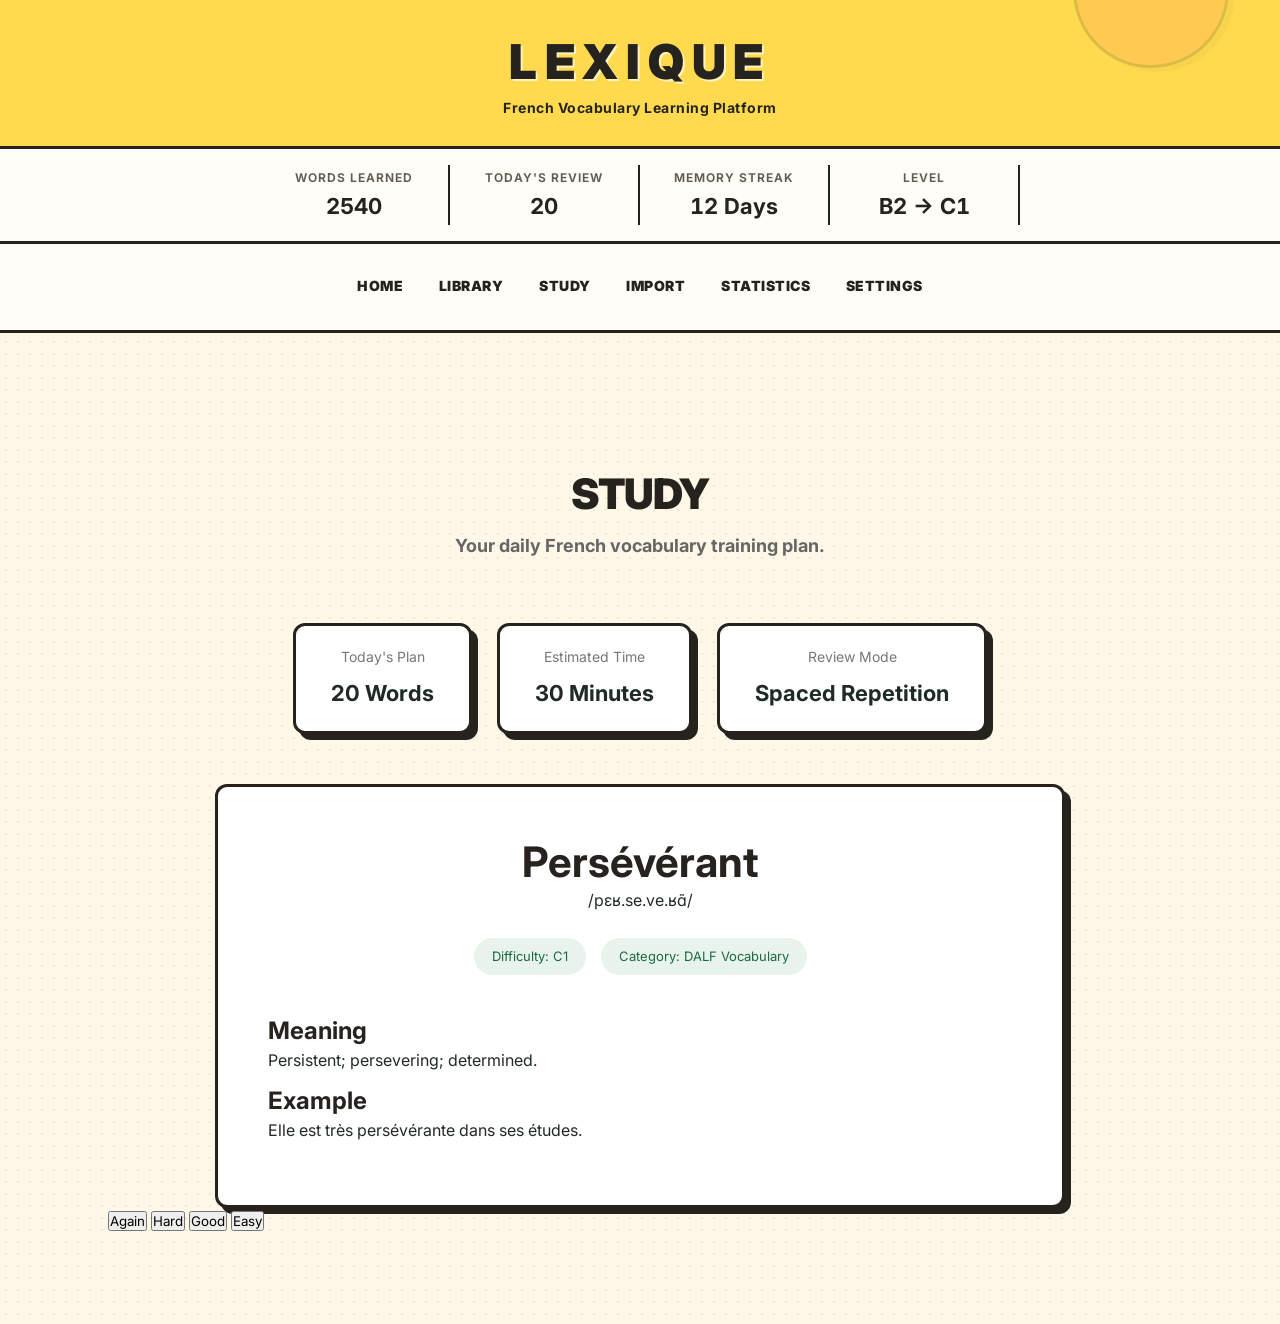
<file:  study.html>
<!DOCTYPE html>
<html lang="en">

<head>

<meta charset="UTF-8">

<meta name="viewport" content="width=device-width, initial-scale=1.0">

<title>LEXIQUE - Study</title>


<link rel="stylesheet" href="css/style.css">

<link rel="stylesheet" href="css/theme.css">


</head>



<body>


<!-- Header -->

<header class="site-header">

<h1>
LEXIQUE
</h1>

<p>
French Vocabulary Learning Platform
</p>

</header>





<!-- Learning Progress -->

<section class="learning-progress">


<div class="progress-item">

<span>
Words Learned
</span>

<strong>
2540
</strong>

</div>




<div class="progress-item">

<span>
Today's Review
</span>

<strong>
20
</strong>

</div>





<div class="progress-item">

<span>
Memory Streak
</span>

<strong>
12 Days
</strong>

</div>





<div class="progress-item">

<span>
Level
</span>

<strong>
B2 → C1
</strong>

</div>



</section>







<!-- Navigation -->

<nav class="main-navigation">


<ul>


<li>
<a href="index.html">
HOME
</a>
</li>


<li>
<a href="library.html">
LIBRARY
</a>
</li>


<li>
<a href="study.html">
STUDY
</a>
</li>


<li>
<a href="import.html">
IMPORT
</a>
</li>


<li>
<a href="statistics.html">
STATISTICS
</a>
</li>


<li>
<a href="settings.html">
SETTINGS
</a>
</li>


</ul>


</nav>








<!-- Study Main Content -->

<main class="study-container">


<!-- Page Title -->


<section class="page-title">


<h2>
STUDY
</h2>


<p>
Your daily French vocabulary training plan.
</p>


</section>





<!-- Study Plan -->


<section class="study-plan">


<div class="plan-item">


<span>
Today's Plan
</span>


<strong>
20 Words
</strong>


</div>




<div class="plan-item">


<span>
Estimated Time
</span>


<strong>
30 Minutes
</strong>


</div>



<div class="plan-item">


<span>
Review Mode
</span>


<strong>
Spaced Repetition
</strong>


</div>



</section>







<!-- Vocabulary Card -->


<section class="vocabulary-card">



<div class="word-header">


<h1>
Persévérant
</h1>


<p class="phonetic">

/pɛʁ.se.ve.ʁɑ̃/

</p>



<div class="word-meta">


<span>
Difficulty: C1
</span>


<span>
Category: DALF Vocabulary
</span>


</div>


</div>







<div class="word-explanation">


<div class="detail-block">


<h3>
Meaning
</h3>


<p>
Persistent; persevering; determined.
</p>


</div>




<div class="detail-block">


<h3>
Example
</h3>


<p>
Elle est très persévérante dans ses études.
</p>


</div>



</div>



</section>






<!-- Review -->


<section class="review-actions">


<button>
Again
</button>


<button>
Hard
</button>


<button>
Good
</button>


<button>
Easy
</button>


</section>




</main>


</body>

</html>
</file>
<file: css/style.css>
* {
    margin: 0;
    padding: 0;
    box-sizing: border-box;
}

body {
    font-family: Arial, Helvetica, sans-serif,'Times New Roman', Times, serif;
    background: #f7f8fc;
    color: #333;
}

header {
    background: white;
    padding: 30px;
    text-align: center;
    border-bottom: 1px solid #e5e5e5;
}

header h1 {
    font-size: 42px;
    margin-bottom: 8px;
}

header p {
    color: #777;
}

nav {
    display: flex;
    justify-content: center;
    gap: 20px;
    padding: 15px;
    background: #ffffff;
    border-bottom: 1px solid #e5e5e5;
}

nav a {
    text-decoration: none;
    color: #333;
    font-weight: bold;
}

nav a:hover {
    color: #4f46e5;
}

main {
    max-width: 900px;
    margin: 40px auto;
    padding: 20px;
}

h2 {
    margin-bottom: 20px;
}

p {
    margin-bottom: 12px;
    line-height: 1.6;
}

/* =========================
   LEXIQUE Homepage Layout
========================= */



body{

margin:0;

font-family:
Arial,
Helvetica,
sans-serif;

background:#f8f8f8;

color:#222;

}



/* Header */


.site-header{

text-align:center;

padding:40px 20px;

background:white;

border-bottom:1px solid #ddd;

}



.site-header h1{

font-size:60px;

letter-spacing:8px;

margin:0;

}



.site-header p{

font-size:18px;

color:#666;

}





/* Learning Progress */


.learning-progress{


display:flex;

justify-content:center;

align-items:center;

gap:25px;

padding:25px;

background:white;

border-bottom:1px solid #ddd;


}




.progress-item{


width:180px;

text-align:center;

padding:15px;

border-right:1px solid #ddd;


}



.progress-item:last-child{

border-right:none;

}



.progress-item span{


display:block;

font-size:14px;

color:#777;


}



.progress-item strong{


display:block;

font-size:26px;

margin-top:8px;


}





/* Navigation */


.main-navigation{


background:white;

border-bottom:2px solid #222;

}



.main-navigation ul{


display:flex;

justify-content:center;

align-items:center;

gap:45px;

list-style:none;

margin:0;

padding:18px;


}



.main-navigation a{


text-decoration:none;

color:#222;

font-weight:bold;

font-size:15px;


}



.main-navigation a:hover{


color:#777;


}







/* Content */


.main-content{


padding:50px;

max-width:1200px;

margin:auto;


}




.featured-word h2{


font-size:32px;


}




.word-card{


background:white;

padding:35px;

border-radius:15px;

box-shadow:
0 5px 20px rgba(0,0,0,0.08);


}



.word-card h3{


font-size:40px;

margin-top:0;


}

/* =====================
   STUDY PAGE TITLE
===================== */


.page-title{

text-align:center;

padding:40px 0 20px;

}


.page-title h2{

font-size:42px;

margin-bottom:10px;

letter-spacing:3px;

}




.page-title p{

color:#666;

font-size:18px;

}




/* Study Plan */


.study-plan{


display:flex;

justify-content:center;

gap:25px;

margin:30px 0 50px;


}



.plan-item{


background:white;

border:1px solid #ddd;

border-radius:15px;

padding:20px 35px;

text-align:center;


}



.plan-item span{


display:block;

font-size:14px;

color:#777;


}



.plan-item strong{


display:block;

font-size:22px;

margin-top:8px;


}







/* Word center */


.vocabulary-card{


max-width:850px;

margin:auto;

background:white;

padding:50px;

border-radius:20px;

box-shadow:
0 5px 20px rgba(0,0,0,0.08);

text-align:center;


}




.word-meta{


display:flex;

justify-content:center;

gap:15px;

margin-top:25px;


}



.word-meta span{


background:#f2f2f2;

padding:8px 18px;

border-radius:20px;

font-size:14px;


}



.word-explanation{


margin-top:40px;

text-align:left;


}


/* =================================
   LIBRARY PAGE
   ================================= */


/* Main Layout */

.library-container {

    max-width: 1200px;

    margin: 0 auto;

    padding: 50px 40px;

}



.library-layout {

    display: grid;

    grid-template-columns: 240px 1fr;

    gap: 40px;

    align-items: start;

}





/* ================================
   Sidebar
   ================================ */


.library-sidebar {

    border-right: 1px solid #ddd;

    padding-right: 25px;

    min-height: 500px;

}



.library-sidebar h2 {

    font-size: 28px;

    margin-top: 0;

    margin-bottom: 30px;

    letter-spacing: 2px;

}





.library-sidebar ul {

    list-style: none;

    padding: 0;

    margin: 0;

}





.library-sidebar li {

    padding: 14px 15px;

    margin-bottom: 8px;

    cursor: pointer;

    border-radius: 8px;

    transition: all 0.2s ease;

    color: #444;

}





.library-sidebar li:hover {


    background:#f2f2f2;

}





.library-sidebar li.active {


    background:#222;

    color:white;

}





/* ================================
   Content Area
   ================================ */


.library-content {

    width:100%;

}





/* Search */

.library-search {


    margin-bottom:35px;


}




.library-search input {


    width:100%;

    height:50px;

    padding:0 20px;

    border:1px solid #ccc;

    border-radius:25px;

    font-size:16px;

    outline:none;


    transition:all 0.2s ease;

}




.library-search input:focus {


    border-color:#222;

    box-shadow:
    0 0 0 3px rgba(0,0,0,0.08);


}







/* Vocabulary Header */


.library-header {


    display:flex;

    justify-content:space-between;

    align-items:center;

    padding-bottom:20px;

    border-bottom:2px solid #222;


}



.library-header h2 {


    margin:0;

    font-size:28px;


}



.library-header span {


    color:#777;

    font-size:14px;


}







/* Word List */


.word-row {


    display:flex;

    justify-content:space-between;

    align-items:center;

    padding:25px 20px;

    border-bottom:1px solid #ddd;

    background:white;

    transition:all 0.25s ease;


}





.word-row:hover {


    transform:translateX(5px);

    background:#fafafa;


}







.word-info h3 {


    margin:0 0 8px 0;

    font-size:24px;


}





.word-info p {


    margin:0;

    color:#666;

    font-size:16px;


}







/* Tags */


.word-tag {


    display:flex;

    gap:10px;


}





.word-tag span {


    padding:6px 15px;

    border-radius:20px;

    background:#f0f0f0;

    font-size:13px;

    color:#555;


}






/* Responsive */


@media(max-width:900px){


.library-layout{


    grid-template-columns:1fr;


}



.library-sidebar{


    border-right:none;

    border-bottom:1px solid #ddd;

    padding-bottom:20px;


}



.word-row{


    flex-direction:column;

    align-items:flex-start;

    gap:15px;


}



}

/* =================================
   IMPORT PAGE
   ================================= */


/* Main Container */

.import-container {

    max-width:1200px;

    margin:0 auto;

    padding:50px 40px;

}






/* =================================
   Import Two Column Layout
   ================================= */


.import-actions {


    display:grid;

    grid-template-columns:1fr 1fr;


    gap:35px;


    margin-bottom:35px;


}







/* =================================
   Import Card
   ================================= */


.import-card {


    background:white;


    border:1px solid #ddd;


    border-radius:20px;


    padding:35px 40px;


    margin-bottom:30px;


    transition:all 0.25s ease;


}





.import-card:hover {


    box-shadow:

    0 8px 20px rgba(0,0,0,0.06);


}





.import-card h3 {


    font-size:26px;


    margin-top:0;


    margin-bottom:15px;


}





.import-card p {


    color:#666;


    line-height:1.6;


}








/* =================================
   Manual Add Vocabulary
   ================================= */


.manual-form {


    display:flex;


    flex-direction:column;


    gap:18px;


    margin-top:25px;


}





.manual-form input,
.manual-form select {


    width:100%;


    height:55px;


    padding:0 20px;


    border:1px solid #ccc;


    border-radius:15px;


    font-size:16px;


    background:white;


    outline:none;


    transition:all 0.2s ease;


}





.manual-form input:focus,
.manual-form select:focus {


    border-color:#222;


    box-shadow:

    0 0 0 3px rgba(0,0,0,0.08);


}







/* =================================
   Global Button Style
   ================================= */


.primary-button {


    display:inline-flex;


    align-items:center;


    justify-content:center;



    min-width:220px;


    height:60px;


    padding:0 35px;



    border:none;


    border-radius:35px;



    background:#222;


    color:white;



    font-size:18px;


    font-weight:600;



    cursor:pointer;


    user-select:none;



    transition:

    transform 0.2s ease,

    box-shadow 0.2s ease,

    background 0.2s ease;


}





.primary-button:hover {


    background:#000;



    transform:translateY(-4px);



    box-shadow:

    0 12px 25px rgba(0,0,0,0.18);


}





.primary-button:active {


    transform:scale(0.94);



    box-shadow:

    0 5px 10px rgba(0,0,0,0.15);


}









/* =================================
   File Upload
   ================================= */


.upload-box {


    margin-top:30px;


    padding:55px 30px;


    border:2px dashed #ccc;


    border-radius:25px;


    text-align:center;


    background:#fafafa;


}





.upload-button input {


    display:none;


}





.upload-box p {


    margin-top:25px;


    font-size:14px;


    color:#777;


}









/* =================================
   Required Data Format
   ================================= */


.format-list {


    display:flex;


    flex-wrap:wrap;


    gap:15px;


    margin-top:25px;


}





.format-list div {


    padding:12px 25px;


    border-radius:30px;


    background:#f3f3f3;


    font-size:16px;


    transition:all 0.2s ease;


}





.format-list div:hover {


    background:#222;


    color:white;


}









/* =================================
   Import History
   ================================= */


.history-empty {


    padding:40px;


    background:#fafafa;


    border-radius:15px;


    text-align:center;


    color:#777;


    font-size:16px;


}









/* =================================
   Responsive
   ================================= */


@media(max-width:900px){


    .import-actions {


        grid-template-columns:1fr;


    }



    .import-container {


        padding:30px 20px;


    }



    .import-card {


        padding:25px;


    }



    .primary-button {


        min-width:200px;


        height:55px;


    }


}


/* ===============================
   STATISTICS LAYOUT FIX
================================ */


.statistics-page {

    width:100%;

}



/* First row */

.statistics-overview {

    display:grid !important;

    grid-template-columns:repeat(3, 1fr) !important;

    gap:25px;

    margin-top:30px;

}



.statistics-module {

    padding:30px;

    background:white;

    border-radius:15px;

}





/* Distribution */


.distribution-grid {

    display:grid !important;

    grid-template-columns:repeat(2, 1fr) !important;

    gap:25px;

}



.distribution-item {

    background:white;

    padding:30px;

    border-radius:15px;

}





/* Activity */


.activity-grid {

    display:grid !important;

    grid-template-columns:repeat(3, 1fr) !important;

    gap:25px;

}



.activity-grid > div {

    background:white;

    padding:25px;

    border-radius:15px;

}





@media(max-width:900px){


.statistics-overview,
.activity-grid{

    grid-template-columns:1fr !important;

}



.distribution-grid{

    grid-template-columns:1fr !important;

}


}


/* =====================================
   SETTINGS PAGE
===================================== */


/* ---------- Page ---------- */

.page-title{

    margin:40px 0 30px;

    font-size:34px;

    font-weight:700;

}



/* ---------- Layout ---------- */

.settings-layout{

    display:grid;

    grid-template-columns:260px 1fr;

    gap:40px;

    align-items:start;

}



/* ---------- Sidebar ---------- */

.settings-sidebar{

    background:#ffffff;

    border-radius:16px;

    padding:15px;

    box-shadow:0 5px 20px rgba(0,0,0,0.08);

    display:flex;

    flex-direction:column;

    gap:8px;

    position:sticky;

    top:30px;

}



.settings-tab{

    width:100%;

    border:none;

    background:transparent;

    text-align:left;

    padding:14px 18px;

    border-radius:12px;

    font-size:16px;

    cursor:pointer;

    transition:.25s;

    color:#555;

}



.settings-tab:hover{

    background:#f4f4f4;

    color:#222;

}



.settings-tab.active{

    background:#1d8f5a;

    color:white;

    font-weight:600;

}





/* ---------- Right Content ---------- */

.settings-content{

    background:#ffffff;

    border-radius:18px;

    padding:35px;

    box-shadow:0 5px 20px rgba(0,0,0,.08);

}





/* ---------- Panels ---------- */

.settings-panel{

    display:none;

    animation:fade .25s ease;

}



.settings-panel.active{

    display:block;

}



@keyframes fade{

    from{

        opacity:0;

        transform:translateY(8px);

    }

    to{

        opacity:1;

        transform:none;

    }

}





.settings-panel h3{

    margin-top:0;

    margin-bottom:30px;

    font-size:28px;

}





/* ---------- Items ---------- */

.setting-item{

    display:flex;

    justify-content:space-between;

    align-items:center;

    padding:18px 0;

    border-bottom:1px solid #ececec;

}



.setting-item:last-child{

    border-bottom:none;

}



.setting-item label{

    font-size:16px;

    font-weight:500;

    color:#333;

}





/* ---------- Select ---------- */

.setting-item select{

    min-width:220px;

    padding:10px 14px;

    border:1px solid #ddd;

    border-radius:10px;

    background:white;

    font-size:15px;

}





.setting-item input[type="number"]{

    width:120px;

    padding:10px;

    border-radius:10px;

    border:1px solid #ddd;

    text-align:center;

}





/* ---------- Checkbox ---------- */

.setting-checkbox{

    padding:16px 0;

}



.setting-checkbox label{

    display:flex;

    align-items:center;

    gap:12px;

    cursor:pointer;

    font-size:16px;

}



.setting-checkbox input{

    width:18px;

    height:18px;

}





/* ---------- Buttons ---------- */

.primary-button{

    border:none;

    background:#1d8f5a;

    color:white;

    padding:12px 24px;

    border-radius:10px;

    cursor:pointer;

    font-size:15px;

    transition:.2s;

}



.primary-button:hover{

    opacity:.9;

}





.secondary-button{

    border:1px solid #d8d8d8;

    background:white;

    color:#333;

    padding:12px 24px;

    border-radius:10px;

    cursor:pointer;

    transition:.2s;

}



.secondary-button:hover{

    background:#f5f5f5;

}





/* ---------- Status ---------- */

.status-badge{

    color:#1d8f5a;

    font-weight:600;

}





/* ---------- Responsive ---------- */

@media(max-width:1000px){

.settings-layout{

    grid-template-columns:1fr;

}



.settings-sidebar{

    position:static;

    flex-direction:row;

    overflow-x:auto;

}



.settings-tab{

    white-space:nowrap;

}

}



@media(max-width:700px){

.settings-content{

    padding:25px;

}



.setting-item{

    flex-direction:column;

    align-items:flex-start;

    gap:12px;

}



.setting-item select{

    width:100%;

}



.setting-item input[type="number"]{

    width:100%;

}

}

/* =====================================
   STUDY — Minimal flashcard experience
===================================== */
.study-container {
    max-width: 980px;
    margin: 0 auto;
    padding: 42px 28px 80px;
}
.study-heading { text-align: center; margin: 18px 0 38px; }
.study-heading h2 { margin: 7px 0 10px; font-size: 38px; letter-spacing: 3px; }
.study-heading > p:last-child { color: var(--lexique-muted, #666); }
.study-eyebrow, .study-card-hint {
    color: var(--lexique-muted, #777);
    font-size: 11px;
    font-weight: 700;
    letter-spacing: 2px;
}
.study-setup, .study-complete {
    max-width: 700px;
    margin: 0 auto;
    padding: 34px;
    background: var(--lexique-surface, #fff);
    border: 1px solid var(--lexique-border, #ddd);
    border-radius: 18px;
}
.study-setup-copy h3, .study-complete h3 { margin: 0 0 8px; font-size: 25px; }
.study-setup-copy p, .study-complete > p { color: var(--lexique-muted, #666); }
.study-setup-controls { display: grid; grid-template-columns: 1fr 1fr; gap: 12px 18px; margin-top: 25px; }
.study-setup-controls label { align-self: end; font-size: 13px; font-weight: 600; }
.study-setup-controls select {
    width: 100%; min-height: 48px; padding: 0 14px;
    border: 1px solid var(--lexique-border, #ddd); border-radius: 9px;
    background: var(--lexique-surface, #fff); color: var(--lexique-text, #222);
}
.study-primary-button {
    grid-column: 1 / -1; min-height: 50px; margin-top: 10px;
    border: 0; border-radius: 9px; background: var(--lexique-accent, #1d8f5a);
    color: #fff; font-size: 15px; font-weight: 600; cursor: pointer;
}
.study-primary-button:disabled { opacity: .45; cursor: not-allowed; }
.study-message { margin: 18px 0 0; color: var(--lexique-muted, #777); font-size: 13px; }
.study-session { max-width: 760px; margin: 0 auto; }
.study-session-top { display: flex; align-items: center; justify-content: space-between; margin-bottom: 25px; }
.study-session-top h3 { margin: 5px 0 0; font-size: 25px; }
.study-text-button { border: 0; background: transparent; color: var(--lexique-muted, #666); cursor: pointer; }
.study-progress-line { display: flex; align-items: center; gap: 16px; margin-bottom: 18px; }
.study-progress-track { flex: 1; height: 5px; overflow: hidden; border-radius: 9px; background: var(--lexique-border, #ddd); }
#study-progress-fill { width: 0; height: 100%; background: var(--lexique-accent, #1d8f5a); transition: width .25s ease; }
#study-progress-label { min-width: 55px; color: var(--lexique-muted, #777); font-size: 13px; text-align: right; font-variant-numeric: tabular-nums; }
.study-flashcard {
    min-height: 390px; padding: 25px 34px 35px;
    background: var(--lexique-surface, #fff);
    border: 1px solid var(--lexique-border, #ddd); border-radius: 18px;
    box-shadow: 0 8px 30px rgba(0,0,0,.035);
}
.study-card-topline { display: flex; justify-content: space-between; gap: 12px; color: var(--lexique-muted, #777); font-size: 11px; letter-spacing: 1px; text-transform: uppercase; }
.study-card-front { min-height: 285px; display: flex; flex-direction: column; align-items: center; justify-content: center; text-align: center; }
.study-card-front h1 { margin: 16px 0 30px; font-size: clamp(36px, 7vw, 54px); font-weight: 600; letter-spacing: -.8px; overflow-wrap: anywhere; }
.study-reveal-button { padding: 12px 23px; border: 1px solid var(--lexique-border, #ddd); border-radius: 30px; background: transparent; color: var(--lexique-text, #222); cursor: pointer; }
.study-reveal-button:hover { border-color: var(--lexique-accent, #1d8f5a); color: var(--lexique-accent, #1d8f5a); }
.study-card-divider { height: 1px; margin: 8px 0 24px; background: var(--lexique-border, #ddd); }
.study-card-back { padding: 0 5px; }
.study-meaning { margin: 12px 0 5px; font-size: 22px; line-height: 1.6; white-space: pre-wrap; }
.study-rating { padding: 25px 0 0; text-align: center; }
.study-rating > p { margin-bottom: 15px; font-size: 14px; font-weight: 600; }
.study-rating-buttons { display: grid; grid-template-columns: repeat(4, 1fr); gap: 10px; }
.study-rating-buttons button { min-height: 47px; border: 1px solid var(--lexique-border, #ddd); border-radius: 9px; background: var(--lexique-surface, #fff); color: var(--lexique-text, #222); font-weight: 600; cursor: pointer; }
.study-rating-buttons button:hover { border-color: var(--lexique-accent, #1d8f5a); }
.study-rating-note { display: block; margin-top: 12px; color: var(--lexique-muted, #777); font-size: 11px; }
.study-complete { text-align: center; }
.study-complete .study-primary-button { width: 100%; }
body[data-theme="dark"] .study-setup,
body[data-theme="dark"] .study-flashcard,
body[data-theme="dark"] .study-complete,
body[data-theme="dark"] .study-rating-buttons button { background: var(--lexique-surface); color: var(--lexique-text); border-color: var(--lexique-border); }
body[data-theme="dark"] .study-setup-controls select { background: #2b3038; color: #f2f2f2; border-color: #4a515c; }
@media (max-width: 650px) {
    .study-container { padding: 28px 17px 55px; }
    .study-setup { padding: 24px 20px; }
    .study-setup-controls { grid-template-columns: 1fr; }
    .study-setup-controls label { margin-top: 7px; }
    .study-flashcard { min-height: 340px; padding: 20px; }
    .study-card-front { min-height: 250px; }
    .study-rating-buttons { grid-template-columns: repeat(2, 1fr); }
}



/* =====================================
   STUDY — refined minimal interface
===================================== */
.study-container {
    max-width: 960px;
    margin: 0 auto;
    padding: 38px 28px 84px;
}
.study-heading {
    margin: 14px 0 42px;
    text-align: center;
}
.study-heading h2 {
    margin: 8px 0 9px;
    font-size: 36px;
    font-weight: 650;
    letter-spacing: 3px;
}
.study-heading > p:last-child { color: var(--lexique-muted, #707070); }
.study-eyebrow, .study-card-hint {
    margin: 0;
    color: var(--lexique-muted, #858585);
    font-size: 10px;
    font-weight: 700;
    letter-spacing: 2px;
}
.study-setup, .study-complete {
    max-width: 690px;
    margin: 0 auto;
    padding: 34px 38px;
    background: var(--lexique-surface, #fff);
    border: 1px solid var(--lexique-border, #e5e5e5);
    border-radius: 14px;
}
.study-setup-copy h3, .study-complete h3 {
    margin: 0 0 8px;
    font-size: 24px;
    font-weight: 600;
}
.study-setup-copy p, .study-complete > p { color: var(--lexique-muted, #707070); }
.study-setup-controls {
    display: grid;
    grid-template-columns: 1fr 1fr;
    gap: 11px 18px;
    margin-top: 27px;
}
.study-setup-controls label {
    align-self: end;
    color: var(--lexique-text, #333);
    font-size: 13px;
    font-weight: 600;
}
.study-setup-controls select {
    width: 100%;
    min-height: 48px;
    padding: 0 14px;
    border: 1px solid var(--lexique-border, #dedede);
    border-radius: 8px;
    background: var(--lexique-surface, #fff);
    color: var(--lexique-text, #222);
    font: inherit;
}
.study-primary-button {
    grid-column: 1 / -1;
    min-height: 49px;
    margin-top: 12px;
    border: 0;
    border-radius: 8px;
    background: var(--lexique-accent, #1d8f5a);
    color: #fff;
    font-size: 14px;
    font-weight: 600;
    cursor: pointer;
    transition: opacity .2s ease, transform .2s ease;
}
.study-primary-button:hover { opacity: .9; transform: translateY(-1px); }
.study-primary-button:disabled { opacity: .45; cursor: not-allowed; }
.study-message {
    margin: 18px 0 0;
    color: var(--lexique-muted, #777);
    font-size: 12px;
}
.study-session { max-width: 760px; margin: 0 auto; }
.study-session-top {
    display: flex;
    align-items: center;
    justify-content: space-between;
    margin-bottom: 25px;
}
.study-session-top h3 { margin: 6px 0 0; font-size: 24px; font-weight: 600; }
.study-text-button {
    padding: 8px 0 8px 12px;
    border: 0;
    background: transparent;
    color: var(--lexique-muted, #777);
    font-size: 13px;
    cursor: pointer;
}
.study-text-button:hover { color: var(--lexique-text, #222); }
.study-progress-line {
    display: flex;
    align-items: center;
    gap: 15px;
    margin-bottom: 15px;
}
.study-progress-track {
    flex: 1;
    height: 4px;
    overflow: hidden;
    border-radius: 10px;
    background: var(--lexique-border, #e5e5e5);
}
#study-progress-fill {
    width: 0;
    height: 100%;
    border-radius: inherit;
    background: var(--lexique-accent, #1d8f5a);
    transition: width .25s ease;
}
#study-progress-label {
    min-width: 48px;
    color: var(--lexique-muted, #777);
    font-size: 12px;
    text-align: right;
    font-variant-numeric: tabular-nums;
}
.study-flashcard {
    min-height: 400px;
    padding: 25px 32px 32px;
    border: 1px solid var(--lexique-border, #e3e3e3);
    border-radius: 14px;
    background: var(--lexique-surface, #fff);
    box-shadow: 0 10px 32px rgba(0,0,0,.035);
}
.study-card-topline {
    display: flex;
    justify-content: space-between;
    gap: 12px;
    color: var(--lexique-muted, #888);
    font-size: 10px;
    font-weight: 600;
    letter-spacing: 1.2px;
    text-transform: uppercase;
}
.study-card-front {
    min-height: 300px;
    display: flex;
    flex-direction: column;
    align-items: center;
    justify-content: center;
    text-align: center;
}
.study-card-front h1 {
    max-width: 100%;
    margin: 18px 0 32px;
    color: var(--lexique-text, #222);
    font-size: clamp(38px, 7vw, 56px);
    font-weight: 600;
    letter-spacing: -.9px;
    line-height: 1.15;
    overflow-wrap: anywhere;
}
.study-reveal-button {
    min-height: 43px;
    padding: 0 22px;
    border: 1px solid var(--lexique-border, #d9d9d9);
    border-radius: 24px;
    background: transparent;
    color: var(--lexique-text, #333);
    font-size: 13px;
    cursor: pointer;
    transition: border-color .2s ease, color .2s ease;
}
.study-reveal-button:hover {
    border-color: var(--lexique-accent, #1d8f5a);
    color: var(--lexique-accent, #1d8f5a);
}
.study-card-divider { height: 1px; margin: 8px 0 25px; background: var(--lexique-border, #e5e5e5); }
.study-card-back { padding: 0 5px 10px; }
.study-meaning {
    margin: 13px 0 4px;
    color: var(--lexique-text, #292929);
    font-size: 21px;
    line-height: 1.65;
    white-space: pre-wrap;
}
.study-rating { padding: 25px 0 0; text-align: center; }
.study-rating > p {
    margin: 0 0 15px;
    color: var(--lexique-muted, #666);
    font-size: 13px;
}
.study-rating-buttons {
    display: grid;
    grid-template-columns: repeat(4, 1fr);
    gap: 10px;
}
.study-rating-buttons button {
    min-height: 46px;
    border: 1px solid var(--lexique-border, #dedede);
    border-radius: 8px;
    background: var(--lexique-surface, #fff);
    color: var(--lexique-text, #333);
    font-size: 13px;
    font-weight: 600;
    cursor: pointer;
    transition: border-color .2s ease, background .2s ease;
}
.study-rating-buttons button:hover {
    border-color: var(--lexique-accent, #1d8f5a);
    background: var(--lexique-accent-soft, #f1f8f4);
}
.study-rating-note {
    display: block;
    margin-top: 12px;
    color: var(--lexique-muted, #888);
    font-size: 10px;
}
.study-complete { text-align: center; }
.study-complete .study-primary-button { width: 100%; }
body[data-theme="dark"] .study-setup,
body[data-theme="dark"] .study-flashcard,
body[data-theme="dark"] .study-complete,
body[data-theme="dark"] .study-rating-buttons button {
    border-color: var(--lexique-border);
    background: var(--lexique-surface);
    color: var(--lexique-text);
}
body[data-theme="dark"] .study-setup-controls select {
    border-color: var(--lexique-border);
    background: var(--lexique-surface);
    color: var(--lexique-text);
}
@media (max-width: 650px) {
    .study-container { padding: 27px 16px 55px; }
    .study-heading { margin-bottom: 30px; }
    .study-heading h2 { font-size: 31px; }
    .study-setup { padding: 25px 20px; }
    .study-setup-controls { grid-template-columns: 1fr; }
    .study-setup-controls label { margin-top: 7px; }
    .study-flashcard { min-height: 350px; padding: 20px; }
    .study-card-front { min-height: 260px; }
    .study-rating-buttons { grid-template-columns: repeat(2, 1fr); }
}


/* =====================================
   STATISTICS — refined editorial layout
===================================== */
.statistics-main { max-width: 1180px; padding: 48px 42px 80px; }
.statistics-page { width: 100%; }
.statistics-heading { display:flex; align-items:flex-end; justify-content:space-between; gap:30px; margin:4px 0 34px; }
.statistics-heading h2 { margin:7px 0 8px; font-size:34px; letter-spacing:-.6px; }
.statistics-eyebrow { margin:0; color:var(--lexique-accent,#1d8f5a); font-size:10px; font-weight:700; letter-spacing:2px; }
.statistics-subtitle { margin:0; color:var(--lexique-muted,#777); font-size:14px; }
.statistics-level { min-width:220px; padding:17px 21px; border-left:2px solid var(--lexique-accent,#1d8f5a); background:var(--lexique-surface,#fff); }
.statistics-level span,.statistics-level small { display:block; color:var(--lexique-muted,#777); font-size:10px; letter-spacing:1px; }
.statistics-level strong { display:block; margin:6px 0 3px; font-size:25px; letter-spacing:1px; }
.statistics-level strong i { color:var(--lexique-accent,#1d8f5a); font-style:normal; padding:0 4px; }
.statistics-overview { display:grid; grid-template-columns:repeat(3,minmax(0,1fr)); gap:16px; margin:0 0 42px; }
.statistics-module { min-height:150px; padding:24px 25px; border:1px solid var(--lexique-border,#e2e2e2); border-radius:12px; background:var(--lexique-surface,#fff); }
.statistics-label { display:block; color:var(--lexique-muted,#777); font-size:12px; }
.statistics-module>strong { display:block; margin:14px 0 6px; font-size:34px; font-weight:600; letter-spacing:-.8px; font-variant-numeric:tabular-nums; }
.statistics-module p { margin:0; color:var(--lexique-muted,#888); font-size:12px; }
.statistics-goal-track,.statistics-breakdown-track { height:5px; margin-top:15px; overflow:hidden; border-radius:10px; background:var(--lexique-border,#e5e5e5); }
.statistics-goal-track span,.statistics-breakdown-track i { display:block; height:100%; border-radius:inherit; background:var(--lexique-accent,#1d8f5a); }
.statistics-section { margin-top:40px; }
.statistics-section-heading { display:flex; justify-content:space-between; align-items:flex-end; gap:20px; margin-bottom:18px; }
.statistics-section-heading h3 { margin:5px 0 0; font-size:22px; font-weight:600; }
.statistics-section-note { color:var(--lexique-muted,#888); font-size:11px; }
.distribution-grid { display:grid; grid-template-columns:repeat(2,minmax(0,1fr)); gap:16px; }
.distribution-item { min-width:0; padding:25px; border:1px solid var(--lexique-border,#e2e2e2); border-radius:12px; background:var(--lexique-surface,#fff); }
.distribution-item h4 { margin:0 0 22px; font-size:15px; font-weight:600; }
.statistics-breakdown { display:grid; gap:15px; }
.statistics-breakdown-row { min-width:0; }
.statistics-breakdown-label { display:flex; align-items:center; gap:9px; font-size:12px; }
.statistics-breakdown-label span { width:6px; height:6px; flex:0 0 6px; border-radius:50%; background:var(--lexique-accent,#1d8f5a); }
.statistics-breakdown-label strong { flex:1; min-width:0; font-weight:500; overflow-wrap:anywhere; }
.statistics-breakdown-label b { color:var(--lexique-muted,#777); font-weight:500; font-variant-numeric:tabular-nums; }
.statistics-breakdown-track { height:4px; margin:7px 0 0 15px; }
.statistics-empty { color:var(--lexique-muted,#888); font-size:12px; }
.activity-grid { display:grid; grid-template-columns:repeat(3,minmax(0,1fr)); gap:16px; }
.activity-grid article { padding:22px 24px; border:1px solid var(--lexique-border,#e2e2e2); border-radius:12px; background:var(--lexique-surface,#fff); }
.activity-grid article span { color:var(--lexique-muted,#777); font-size:12px; }
.activity-grid article strong { display:block; margin:12px 0 5px; font-size:28px; font-weight:600; font-variant-numeric:tabular-nums; }
.activity-grid article p { margin:0; color:var(--lexique-muted,#888); font-size:11px; }
.statistics-message { margin-top:20px; color:var(--lexique-muted,#888); font-size:12px; }
body[data-theme="dark"] .statistics-level,body[data-theme="dark"] .statistics-module,body[data-theme="dark"] .distribution-item,body[data-theme="dark"] .activity-grid article { background:var(--lexique-surface); border-color:var(--lexique-border); color:var(--lexique-text); }
@media(max-width:800px) {
 .statistics-main { padding:34px 22px 60px; }
 .statistics-heading { align-items:flex-start; flex-direction:column; }
 .statistics-level { width:100%; }
 .statistics-overview { grid-template-columns:1fr 1fr; }
 .activity-grid { grid-template-columns:1fr; }
}
@media(max-width:560px) {
 .statistics-main { padding:28px 16px 50px; }
 .statistics-heading h2 { font-size:29px; }
 .statistics-overview,.distribution-grid { grid-template-columns:1fr; }
 .statistics-module { min-height:130px; }
}

@media(max-width:800px) {
    .statistics-overview { grid-template-columns:repeat(2,minmax(0,1fr)) !important; }
    .activity-grid { grid-template-columns:1fr !important; }
}
@media(max-width:560px) {
    .statistics-overview,.distribution-grid { grid-template-columns:1fr !important; }
}


/* =====================================
   LIBRARY — category navigation & results
===================================== */
.library-sidebar li { padding:0; margin:0 0 7px; list-style:none; }
.library-sidebar li button {
    display:block; width:100%; padding:13px 15px; border:0; border-radius:8px;
    background:transparent; color:var(--lexique-text,#444); text-align:left;
    font:inherit; font-size:14px; cursor:pointer; transition:background .18s ease,color .18s ease;
}
.library-sidebar li button:hover { background:var(--lexique-accent-soft,#f2f2f2); }
.library-sidebar li.active button {
    background:var(--lexique-text,#222); color:var(--lexique-surface,#fff);
}
.library-sidebar li.active { background:transparent; color:inherit; }
.library-word-meta { display:flex; flex-wrap:wrap; justify-content:flex-end; gap:7px; }
.library-word-meta span {
    padding:5px 9px; border-radius:20px; background:var(--lexique-accent-soft,#f1f7f3);
    color:var(--lexique-accent,#1d8f5a); font-size:11px; white-space:nowrap;
}
.library-empty-state { padding:36px 10px; color:var(--lexique-muted,#777); text-align:center; font-size:14px; }
body[data-theme="dark"] .library-sidebar li button { color:var(--lexique-text); }
body[data-theme="dark"] .library-sidebar li.active button { color:var(--lexique-surface); }
@media(max-width:760px) {
    .library-container { padding:30px 18px; }
    .library-layout { grid-template-columns:1fr; gap:22px; }
    .library-sidebar { min-height:0; border-right:0; border-bottom:1px solid var(--lexique-border,#ddd); padding:0 0 18px; }
    .library-sidebar h2 { margin-bottom:14px; }
    .library-sidebar ul { display:flex; gap:7px; overflow-x:auto; padding-bottom:5px; }
    .library-sidebar li { flex:0 0 auto; margin:0; }
    .library-sidebar li button { white-space:nowrap; }
    .word-row { align-items:flex-start; gap:14px; }
}


/* =====================================
   LEXIQUE — Global responsive refinements
   ===================================== */
@media (max-width: 760px) {
    html, body {
        width: 100%;
        max-width: 100%;
        overflow-x: hidden;
    }

    .site-header {
        padding: 26px 16px;
    }

    .site-header h1 {
        font-size: clamp(34px, 9vw, 48px);
        letter-spacing: 5px;
    }

    .site-header p {
        font-size: 14px;
    }

    .learning-progress {
        display: grid;
        grid-template-columns: repeat(2, minmax(0, 1fr));
        gap: 0;
        padding: 12px 10px;
    }

    .progress-item {
        width: auto;
        min-width: 0;
        padding: 12px 6px;
        border-right: 0;
    }

    .progress-item:nth-child(odd) {
        border-right: 1px solid var(--lexique-border, #ddd);
    }

    .progress-item:nth-child(-n+2) {
        border-bottom: 1px solid var(--lexique-border, #ddd);
    }

    .progress-item span {
        font-size: 11px;
        line-height: 1.35;
    }

    .progress-item strong {
        font-size: 21px;
    }

    .main-navigation {
        width: 100%;
        overflow: hidden;
    }

    .main-navigation ul {
        justify-content: flex-start;
        gap: 0;
        padding: 12px 10px;
        overflow-x: auto;
        overscroll-behavior-x: contain;
        -webkit-overflow-scrolling: touch;
        scrollbar-width: none;
    }

    .main-navigation ul::-webkit-scrollbar {
        display: none;
    }

    .main-navigation li {
        flex: 0 0 auto;
    }

    .main-navigation a {
        display: block;
        padding: 8px 12px;
        font-size: 12px;
        white-space: nowrap;
    }

    .main-content,
    .library-container,
    .import-container,
    .statistics-main,
    .study-container {
        width: 100%;
        max-width: 100%;
        margin-left: auto;
        margin-right: auto;
        padding: 28px 16px 48px;
    }

    .featured-word h2 {
        font-size: 25px;
    }

    .word-card {
        padding: 22px;
    }

    .import-actions {
        grid-template-columns: minmax(0, 1fr);
        gap: 18px;
    }

    .library-layout,
    .settings-layout {
        grid-template-columns: minmax(0, 1fr);
        gap: 22px;
    }

    .library-sidebar {
        min-width: 0;
        min-height: 0;
    }

    .settings-sidebar {
        position: static;
        min-width: 0;
        flex-direction: row;
        overflow-x: auto;
        -webkit-overflow-scrolling: touch;
    }

    .settings-tab {
        flex: 0 0 auto;
        white-space: nowrap;
    }

    .settings-content {
        min-width: 0;
        padding: 20px 16px;
    }

    .statistics-heading {
        align-items: flex-start;
        flex-direction: column;
    }

    .statistics-level {
        width: 100%;
        min-width: 0;
    }

    .statistics-overview,
    .distribution-grid {
        grid-template-columns: repeat(2, minmax(0, 1fr));
    }

    .activity-grid {
        grid-template-columns: minmax(0, 1fr);
    }

    .study-setup,
    .study-complete,
    .study-flashcard {
        width: 100%;
        min-width: 0;
        padding: 22px 18px;
    }

    img, video, iframe {
        max-width: 100%;
    }

    input, select, textarea, button {
        max-width: 100%;
    }
}

@media (max-width: 480px) {
    .site-header h1 {
        font-size: 32px;
        letter-spacing: 4px;
    }

    .progress-item strong {
        font-size: 19px;
    }

    .main-content,
    .library-container,
    .import-container,
    .statistics-main,
    .study-container {
        padding-left: 13px;
        padding-right: 13px;
    }

    .statistics-overview,
    .distribution-grid {
        grid-template-columns: minmax(0, 1fr);
    }

    .statistics-module {
        min-height: 0;
        padding: 20px;
    }

    .study-setup-controls {
        grid-template-columns: minmax(0, 1fr);
    }

    .study-rating-buttons {
        grid-template-columns: repeat(2, minmax(0, 1fr));
    }

    .setting-item {
        min-width: 0;
    }

    .setting-item select,
    .setting-item input[type="number"] {
        width: 100%;
        min-width: 0;
    }
}


/* =====================================
   HOME — Daily Learning Goal
===================================== */
.daily-goal-section {
    width: min(1100px, calc(100% - 48px));
    min-height: 76px;
    margin: 0 auto;
    padding: 17px 0;
    display: grid;
    grid-template-columns: 190px minmax(120px, 1fr) 105px 110px;
    align-items: center;
    column-gap: 24px;
    color: var(--lexique-text, #222);
}
.daily-goal-label { min-width: 0; }
.daily-goal-eyebrow {
    margin: 0 0 4px;
    color: var(--lexique-muted, #777);
    font-size: 9px;
    font-weight: 600;
    letter-spacing: 1.4px;
}
.daily-goal-heading h2,
.daily-goal-label h2 {
    margin: 0;
    font-size: 15px;
    line-height: 1.3;
    font-weight: 600;
    white-space: nowrap;
}
.daily-goal-track {
    position: relative;
    height: 13px;
    overflow: hidden;
    border-radius: 3px;
    background: var(--lexique-border, #e2e2e2);
    box-shadow: inset 0 1px 2px rgba(0,0,0,.07);
}
.daily-goal-track span {
    display: block;
    width: 0;
    height: 100%;
    border-radius: 3px;
    background: var(--lexique-accent, #1d8f5a);
    transition: width .35s ease;
}
.daily-goal-summary {
    display: flex;
    align-items: baseline;
    justify-content: center;
    gap: 5px;
    white-space: nowrap;
}
.daily-goal-count {
    display: inline-flex;
    align-items: baseline;
    gap: 4px;
    color: var(--lexique-text, #222);
    font-size: 19px;
    font-weight: 600;
    font-variant-numeric: tabular-nums;
}
.daily-goal-divider { color: var(--lexique-muted, #999); font-weight: 400; }
.daily-goal-unit {
    color: var(--lexique-muted, #777);
    font-size: 9px;
    letter-spacing: .8px;
}
.daily-goal-caption {
    margin: 0;
    color: var(--lexique-muted, #777);
    font-size: 11px;
    text-align: right;
    white-space: nowrap;
}
@media (max-width: 760px) {
    .daily-goal-section {
        width: calc(100% - 32px);
        grid-template-columns: 145px minmax(70px, 1fr) 76px;
        column-gap: 12px;
        padding: 15px 0;
    }
    .daily-goal-label h2 { font-size: 13px; }
    .daily-goal-caption { display: none; }
    .daily-goal-count { font-size: 16px; }
}
@media (max-width: 420px) {
    .daily-goal-section {
        width: calc(100% - 26px);
        grid-template-columns: 112px minmax(55px, 1fr) 65px;
        column-gap: 8px;
    }
    .daily-goal-eyebrow { font-size: 8px; }
    .daily-goal-label h2 { font-size: 11px; }
    .daily-goal-track { height: 10px; }
    .daily-goal-count { font-size: 14px; gap: 2px; }
    .daily-goal-unit { font-size: 8px; }
}



/* =====================================
   HOME — Daily Reading & Listening
   Consistent with the LEXIQUE editorial style
===================================== */
.daily-content-section {
    margin-top: 42px;
    color: var(--lexique-text, #222);
}

.daily-content-heading {
    margin-bottom: 18px;
}

.daily-content-eyebrow {
    margin: 0 0 7px;
    color: var(--lexique-accent, #1d8f5a);
    font-size: 10px;
    font-weight: 700;
    letter-spacing: 1.8px;
    text-transform: uppercase;
}

.daily-content-heading h2 {
    margin: 0 0 8px;
    font-size: 28px;
    font-weight: 600;
    letter-spacing: -.4px;
}

.daily-content-heading > p:last-child {
    max-width: 680px;
    margin: 0;
    color: var(--lexique-muted, #777);
    font-size: 13px;
    line-height: 1.7;
}

.daily-content-entry {
    padding: 25px 28px;
    border: 1px solid var(--lexique-border, #e2e2e2);
    border-left: 3px solid var(--lexique-accent, #1d8f5a);
    border-radius: 10px;
    background: var(--lexique-surface, #fff);
}

.daily-content-source {
    margin: 0 0 12px;
    color: var(--lexique-muted, #888);
    font-size: 9px;
    font-weight: 700;
    letter-spacing: 1.4px;
}

.daily-content-entry h3 {
    margin: 0 0 10px;
    color: var(--lexique-text, #222);
    font-size: 21px;
    font-weight: 600;
    line-height: 1.45;
}

.daily-content-description {
    max-width: 760px;
    margin: 0 0 14px;
    color: var(--lexique-muted, #666);
    font-size: 13px;
    line-height: 1.75;
}

.daily-content-status {
    margin: 0;
    color: var(--lexique-muted, #999);
    font-size: 11px;
}

.daily-listening {
    margin-top: 38px;
    padding-top: 34px;
    border-top: 1px solid var(--lexique-border, #e2e2e2);
}

body[data-theme="dark"] .daily-content-entry {
    border-color: var(--lexique-border);
    border-left-color: var(--lexique-accent);
    background: var(--lexique-surface);
}

body[data-theme="dark"] .daily-content-entry h3 {
    color: var(--lexique-text);
}

@media (max-width: 760px) {
    .daily-content-section {
        margin-top: 32px;
    }

    .daily-content-heading h2 {
        font-size: 24px;
    }

    .daily-content-entry {
        padding: 21px 19px;
    }

    .daily-content-entry h3 {
        font-size: 18px;
    }

    .daily-listening {
        margin-top: 30px;
        padding-top: 27px;
    }
}

@media (max-width: 480px) {
    .daily-content-heading h2 {
        font-size: 22px;
    }

    .daily-content-heading > p:last-child,
    .daily-content-description {
        font-size: 12px;
    }

    .daily-content-entry {
        padding: 18px 16px;
    }
}


/* HOME — Featured Word aligned with Daily Reading & Listening */
.featured-word .word-card {
    padding: 25px 28px;
    border: 1px solid var(--lexique-border, #e2e2e2);
    border-left: 3px solid var(--lexique-accent, #1d8f5a);
    border-radius: 10px;
    background: var(--lexique-surface, #fff);
    box-shadow: none;
}
body[data-theme="dark"] .featured-word .word-card {
    border-color: var(--lexique-border);
    border-left-color: var(--lexique-accent);
    background: var(--lexique-surface);
}
@media (max-width: 760px) {
    .featured-word .word-card { padding: 21px 19px; }
}
@media (max-width: 480px) {
    .featured-word .word-card { padding: 18px 16px; }
}


/* =====================================
   LEXIQUE — Header account control
===================================== */
.site-header {
    position: relative;
}
.account-nav {
    position: absolute;
    top: 18px;
    right: max(24px, calc((100% - 1180px) / 2));
    display: flex;
    align-items: center;
    justify-content: flex-end;
    gap: 13px;
    z-index: 5;
    font-size: 11px;
    letter-spacing: .7px;
}
.account-login,
.account-logout {
    color: var(--lexique-text, #333);
    text-decoration: none;
    font: inherit;
    font-weight: 700;
    letter-spacing: inherit;
}
.account-login:hover,
.account-logout:hover {
    color: var(--lexique-accent, #1d8f5a);
}
.account-signed-in {
    display: inline-flex;
    align-items: center;
    gap: 6px;
    color: #21864b;
    font-weight: 700;
    white-space: nowrap;
}
.account-check {
    display: inline-flex;
    align-items: center;
    justify-content: center;
    width: 18px;
    height: 18px;
    border-radius: 50%;
    background: #21864b;
    color: #fff;
    font-size: 13px;
    line-height: 1;
}
.account-logout {
    padding: 5px 0;
    border: 0;
    background: transparent;
    cursor: pointer;
    white-space: nowrap;
}
.account-logout:disabled {
    opacity: .55;
    cursor: wait;
}
@media (max-width: 760px) {
    .account-nav {
        top: 10px;
        right: 14px;
        gap: 10px;
        font-size: 10px;
    }
    .site-header {
        padding-top: 49px;
    }
}


/* =====================================
   HOME — Unified featured content blocks
===================================== */
.main-content > .featured-word,
.main-content > .daily-content-section {
    margin-top: 34px;
    color: var(--lexique-text, #222);
}
.main-content > .featured-word:first-child {
    margin-top: 0;
}
.featured-word > h2,
.daily-content-heading h2 {
    margin: 0 0 16px;
    color: var(--lexique-text, #222);
    font-size: 25px;
    font-weight: 600;
    line-height: 1.35;
    letter-spacing: -.35px;
}
.daily-content-heading {
    margin-bottom: 16px;
}
.daily-content-heading h2 {
    margin-bottom: 7px;
}
.daily-content-heading > p:last-child {
    font-size: 13px;
    line-height: 1.65;
}
.featured-word .word-card,
.daily-content-entry {
    min-height: 150px;
    padding: 25px 28px;
    border: 1px solid var(--lexique-border, #e2e2e2);
    border-left: 3px solid var(--lexique-accent, #1d8f5a);
    border-radius: 10px;
    background: var(--lexique-surface, #fff);
    box-shadow: none;
}
.featured-word .word-card h3,
.daily-content-entry h3 {
    margin: 0 0 10px;
    color: var(--lexique-text, #222);
    font-size: 20px;
    font-weight: 600;
    line-height: 1.45;
}
.featured-word .word-card p,
.daily-content-entry .daily-content-description {
    max-width: 760px;
    margin: 0 0 10px;
    color: var(--lexique-muted, #666);
    font-size: 13px;
    line-height: 1.7;
}
.featured-word .word-card p:last-child,
.daily-content-entry .daily-content-status {
    margin-bottom: 0;
    color: var(--lexique-muted, #888);
    font-size: 11px;
    line-height: 1.6;
}
.daily-content-entry .daily-content-source {
    margin: 0 0 10px;
    color: var(--lexique-muted, #888);
    font-size: 9px;
    font-weight: 700;
    letter-spacing: 1.4px;
}
.daily-listening {
    margin-top: 34px;
    padding-top: 30px;
}
body[data-theme="dark"] .featured-word .word-card,
body[data-theme="dark"] .daily-content-entry {
    border-color: var(--lexique-border);
    border-left-color: var(--lexique-accent);
    background: var(--lexique-surface);
}
body[data-theme="dark"] .featured-word .word-card h3,
body[data-theme="dark"] .daily-content-entry h3 {
    color: var(--lexique-text);
}
@media (max-width: 760px) {
    .main-content > .featured-word,
    .main-content > .daily-content-section {
        margin-top: 28px;
    }
    .main-content > .featured-word:first-child {
        margin-top: 0;
    }
    .featured-word > h2,
    .daily-content-heading h2 {
        font-size: 22px;
    }
    .featured-word .word-card,
    .daily-content-entry {
        min-height: 0;
        padding: 21px 19px;
    }
    .featured-word .word-card h3,
    .daily-content-entry h3 {
        font-size: 18px;
    }
    .daily-listening {
        margin-top: 28px;
        padding-top: 25px;
    }
}
@media (max-width: 480px) {
    .featured-word > h2,
    .daily-content-heading h2 {
        font-size: 20px;
    }
    .featured-word .word-card,
    .daily-content-entry {
        padding: 18px 16px;
    }
    .featured-word .word-card p,
    .daily-content-entry .daily-content-description,
    .daily-content-heading > p:last-child {
        font-size: 12px;
    }
}


/* HOME — Equal card dimensions across all three featured sections */
@media (min-width: 761px) {
    .main-content > .featured-word .word-card,
    .main-content > .daily-content-section .daily-content-entry {
        height: 180px;
        min-height: 180px;
        display: flex;
        flex-direction: column;
        justify-content: center;
        overflow: hidden;
    }
}
@media (max-width: 760px) {
    .main-content > .featured-word .word-card,
    .main-content > .daily-content-section .daily-content-entry {
        height: auto;
        min-height: 150px;
        display: flex;
        flex-direction: column;
        justify-content: center;
    }
}


/* HOME — More generous spacing for the three daily content cards */
.main-content > .featured-word,
.main-content > .daily-content-section {
    margin-top: 42px;
}
.main-content > .featured-word:first-child {
    margin-top: 0;
}
.main-content > .featured-word .word-card,
.main-content > .daily-content-section .daily-content-entry {
    padding: 32px 36px;
}
@media (min-width: 761px) {
    .main-content > .featured-word .word-card,
    .main-content > .daily-content-section .daily-content-entry {
        height: 200px;
        min-height: 200px;
    }
}
@media (max-width: 760px) {
    .main-content > .featured-word,
    .main-content > .daily-content-section {
        margin-top: 34px;
    }
    .main-content > .featured-word:first-child {
        margin-top: 0;
    }
    .main-content > .featured-word .word-card,
    .main-content > .daily-content-section .daily-content-entry {
        min-height: 170px;
        padding: 25px 23px;
    }
}
@media (max-width: 480px) {
    .main-content > .featured-word .word-card,
    .main-content > .daily-content-section .daily-content-entry {
        padding: 22px 20px;
    }
}
</file>
<file: css/theme.css>
@import url('https://fonts.googleapis.com/css2?family=Cormorant+Garamond:wght@400;500;600;700&family=EB+Garamond:wght@400;500;600;700&family=Inter:wght@400;500;600;700;800&family=Libre+Baskerville:wght@400;700&family=LXGW+WenKai&family=Noto+Sans+SC:wght@400;500;600;700&family=Poppins:wght@400;500;600;700&family=Roboto:wght@400;500;700&display=swap');

/* LEXIQUE — shared visual system */
:root {
    --lexique-accent: #1d8f5a;
    --lexique-accent-soft: #e8f5ee;
    --lexique-page: #f5f7f5;
    --lexique-surface: #ffffff;
    --lexique-text: #202923;
    --lexique-muted: #6d7770;
    --lexique-border: #e2e8e3;
    --lexique-shadow: 0 8px 24px rgba(28, 55, 39, 0.055);
    --lexique-radius: 14px;
    --lexique-font: Inter, "Segoe UI", Arial, Helvetica, sans-serif;
}

* {
    box-sizing: border-box;
}

html {
    scroll-behavior: smooth;
}

body {
    background: var(--lexique-page);
    color: var(--lexique-text);
    font-family: var(--lexique-font);
    -webkit-font-smoothing: antialiased;
    text-rendering: optimizeLegibility;
}

.site-header {
    padding: 30px 20px 25px;
    background: var(--lexique-surface);
    border-bottom: 1px solid var(--lexique-border);
    color: var(--lexique-text);
}

.site-header h1 {
    font-size: clamp(34px, 4vw, 48px);
    font-weight: 750;
    letter-spacing: 0.22em;
    line-height: 1.15;
}

.site-header p {
    margin: 8px 0 0;
    color: var(--lexique-muted);
    font-size: 13px;
    letter-spacing: 0.035em;
}

.learning-progress {
    display: flex;
    justify-content: center;
    align-items: stretch;
    gap: 0;
    padding: 16px 20px;
    background: var(--lexique-surface);
    border-bottom: 1px solid var(--lexique-border);
}

.progress-item {
    width: min(190px, 25%);
    padding: 5px 18px;
    border-right: 1px solid var(--lexique-border);
}

.progress-item:last-child {
    border-right: 0;
}

.progress-item span {
    color: var(--lexique-muted);
    font-size: 11px;
    font-weight: 650;
    letter-spacing: 0.07em;
    text-transform: uppercase;
}

.progress-item strong {
    margin-top: 6px;
    color: var(--lexique-text);
    font-size: 21px;
    font-weight: 700;
    line-height: 1.25;
    font-variant-numeric: tabular-nums;
}

.main-navigation {
    position: relative;
    z-index: 5;
    background: var(--lexique-surface);
    border-bottom: 1px solid var(--lexique-border);
}

.main-navigation ul {
    gap: clamp(18px, 3.2vw, 42px);
    padding: 0 20px;
    min-height: 56px;
}

.main-navigation a {
    display: inline-flex;
    align-items: center;
    min-height: 56px;
    border-bottom: 2px solid transparent;
    color: var(--lexique-muted);
    font-size: 12px;
    font-weight: 700;
    letter-spacing: 0.075em;
    transition: color .18s ease, border-color .18s ease;
}

.main-navigation a:hover,
.main-navigation a[aria-current="page"] {
    color: var(--lexique-accent);
    border-bottom-color: var(--lexique-accent);
}

.main-content,
.library-container,
.import-container,
.study-container {
    width: min(100% - 48px, 1160px);
    margin-left: auto;
    margin-right: auto;
}

.main-content {
    padding: 42px 0 70px;
}

.library-container,
.import-container {
    padding-top: 42px;
    padding-bottom: 70px;
}

h1, h2, h3, h4 {
    color: var(--lexique-text);
    line-height: 1.25;
}

p {
    color: inherit;
}

.word-card,
.daily-content-entry,
.import-card,
.study-setup,
.study-complete,
.study-flashcard,
.settings-sidebar,
.settings-content,
.statistics-module,
.distribution-item,
.activity-grid > div,
.plan-item,
.vocabulary-card {
    background: var(--lexique-surface);
    border: 1px solid var(--lexique-border);
    border-radius: var(--lexique-radius);
    box-shadow: var(--lexique-shadow);
}

.word-card,
.import-card,
.settings-content,
.statistics-module,
.distribution-item,
.activity-grid > div {
    color: var(--lexique-text);
}

.library-sidebar {
    border-color: var(--lexique-border);
}

.library-sidebar li,
.settings-tab {
    transition: background-color .18s ease, color .18s ease;
}

.library-sidebar li.active {
    background: var(--lexique-accent);
}

.library-header {
    border-bottom-color: var(--lexique-border);
}

.word-row {
    background: var(--lexique-surface);
    border-bottom-color: var(--lexique-border);
}

.word-row:hover {
    background: var(--lexique-accent-soft);
    transform: none;
}

.word-tag span,
.word-meta span,
.format-list div {
    background: var(--lexique-accent-soft);
    color: var(--lexique-accent);
}

input, select, textarea {
    font: inherit;
    color: var(--lexique-text);
    border-color: var(--lexique-border);
}

input:focus, select:focus, textarea:focus,
button:focus-visible, a:focus-visible {
    outline: 3px solid color-mix(in srgb, var(--lexique-accent) 22%, transparent);
    outline-offset: 2px;
}

.primary-button,
.study-primary-button {
    background: var(--lexique-accent);
    border-radius: 9px;
    box-shadow: none;
}

.primary-button:hover,
.study-primary-button:hover {
    background: var(--lexique-accent);
    filter: brightness(.93);
    transform: translateY(-1px);
    box-shadow: 0 5px 14px color-mix(in srgb, var(--lexique-accent) 18%, transparent);
}

.secondary-button {
    border-color: var(--lexique-border);
    border-radius: 9px;
    color: var(--lexique-text);
}

.status-badge {
    color: var(--lexique-accent);
}

.daily-goal-section {
    background: var(--lexique-surface);
    border-bottom: 1px solid var(--lexique-border);
}

body[data-accent="green"] { --lexique-accent:#1d8f5a; --lexique-accent-soft:#e8f5ee; }
body[data-accent="blue"] { --lexique-accent:#2878c7; --lexique-accent-soft:#eaf3fc; }
body[data-accent="purple"] { --lexique-accent:#8054b8; --lexique-accent-soft:#f2ecf9; }
body[data-accent="orange"] { --lexique-accent:#d97724; --lexique-accent-soft:#fff2e5; }

body[data-theme="dark"] {
    --lexique-page:#171b19;
    --lexique-surface:#222925;
    --lexique-text:#edf2ee;
    --lexique-muted:#aeb9b1;
    --lexique-border:#39443d;
    --lexique-shadow: 0 8px 24px rgba(0, 0, 0, 0.16);
}

body[data-theme="dark"] .site-header,
body[data-theme="dark"] .learning-progress,
body[data-theme="dark"] .main-navigation,
body[data-theme="dark"] .daily-goal-section,
body[data-theme="dark"] .word-card,
body[data-theme="dark"] .daily-content-entry,
body[data-theme="dark"] .import-card,
body[data-theme="dark"] .study-setup,
body[data-theme="dark"] .study-complete,
body[data-theme="dark"] .study-flashcard,
body[data-theme="dark"] .settings-sidebar,
body[data-theme="dark"] .settings-content,
body[data-theme="dark"] .statistics-module,
body[data-theme="dark"] .distribution-item,
body[data-theme="dark"] .activity-grid > div,
body[data-theme="dark"] .plan-item,
body[data-theme="dark"] .vocabulary-card {
    background: var(--lexique-surface);
    color: var(--lexique-text);
    border-color: var(--lexique-border);
}

body[data-theme="dark"] .main-navigation a,
body[data-theme="dark"] .setting-item label,
body[data-theme="dark"] .settings-tab,
body[data-theme="dark"] .word-info p,
body[data-theme="dark"] .site-header p,
body[data-theme="dark"] .progress-item span {
    color: var(--lexique-muted);
}

body[data-theme="dark"] .word-row {
    background: var(--lexique-surface);
    color: var(--lexique-text);
    border-color: var(--lexique-border);
}

body[data-theme="dark"] .word-row:hover {
    background: color-mix(in srgb, var(--lexique-accent) 12%, var(--lexique-surface));
}

body[data-theme="dark"] input,
body[data-theme="dark"] select,
body[data-theme="dark"] textarea {
    background: #2b332e;
    color: var(--lexique-text);
    border-color: var(--lexique-border);
}

@media (max-width: 760px) {
    .site-header {
        padding: 24px 16px 20px;
    }

    .learning-progress {
        display: grid;
        grid-template-columns: repeat(2, minmax(0, 1fr));
        padding: 12px 14px;
    }

    .progress-item {
        width: auto;
        padding: 10px 12px;
        border-right: 0;
        border-bottom: 1px solid var(--lexique-border);
        text-align: center;
    }

    .progress-item:nth-last-child(-n+2) {
        border-bottom: 0;
    }

    .main-navigation {
        overflow-x: auto;
    }

    .main-navigation ul {
        justify-content: flex-start;
        width: max-content;
        min-width: 100%;
        gap: 22px;
        padding: 0 18px;
    }

    .main-content,
    .library-container,
    .import-container,
    .study-container {
        width: min(100% - 32px, 1160px);
    }

    .main-content,
    .library-container,
    .import-container {
        padding-top: 28px;
        padding-bottom: 48px;
    }
}

@media (prefers-reduced-motion: reduce) {
    html { scroll-behavior: auto; }
    *, *::before, *::after {
        transition-duration: .01ms !important;
        animation-duration: .01ms !important;
        animation-iteration-count: 1 !important;
    }
}


/* =========================================
   LEXIQUE — Global colour system override
   Keep this section last: it normalizes legacy
   hard-coded colours across every page.
========================================= */
:root {
    color-scheme: light;
    --lexique-page: #f4f7f5;
    --lexique-surface: #ffffff;
    --lexique-surface-muted: #f7faf8;
    --lexique-text: #202b25;
    --lexique-muted: #68766e;
    --lexique-border: #dce6df;
    --lexique-accent: #247a52;
    --lexique-accent-strong: #1d6845;
    --lexique-accent-soft: #e8f3ec;
    --lexique-accent-wash: #f1f7f3;
    --lexique-shadow: 0 8px 26px rgba(28, 58, 40, .055);
}

body[data-accent="green"] {
    --lexique-accent: #247a52;
    --lexique-accent-strong: #1d6845;
    --lexique-accent-soft: #e8f3ec;
    --lexique-accent-wash: #f1f7f3;
}
body[data-accent="blue"] {
    --lexique-accent: #326da8;
    --lexique-accent-strong: #285887;
    --lexique-accent-soft: #eaf1f8;
    --lexique-accent-wash: #f2f6fb;
}
body[data-accent="purple"] {
    --lexique-accent: #7655a6;
    --lexique-accent-strong: #604487;
    --lexique-accent-soft: #f0ebf6;
    --lexique-accent-wash: #f7f4fa;
}
body[data-accent="orange"] {
    --lexique-accent: #bd6b2c;
    --lexique-accent-strong: #985321;
    --lexique-accent-soft: #fbefe5;
    --lexique-accent-wash: #fdf7f1;
}

body {
    background: var(--lexique-page) !important;
    color: var(--lexique-text) !important;
}
.site-header,
.learning-progress,
.main-navigation,
.daily-goal-section {
    background: var(--lexique-surface) !important;
    border-color: var(--lexique-border) !important;
}
.site-header h1,
.progress-item strong,
h1, h2, h3, h4,
.library-header h2,
.library-sidebar h2 {
    color: var(--lexique-text);
}
.site-header p,
.progress-item span,
.main-navigation a,
.library-header span,
.word-info p,
.setting-item label,
.settings-tab {
    color: var(--lexique-muted);
}
.main-navigation {
    border-bottom: 1px solid var(--lexique-border) !important;
}
.main-navigation a:hover,
.main-navigation a[aria-current="page"] {
    color: var(--lexique-accent) !important;
    border-bottom-color: var(--lexique-accent) !important;
}
.daily-goal-section {
    color: var(--lexique-text);
}
.daily-goal-track {
    background: var(--lexique-accent-soft) !important;
}
.daily-goal-track span,
#daily-goal-fill {
    background: var(--lexique-accent) !important;
}
.word-card,
.daily-content-entry,
.import-card,
.study-setup,
.study-complete,
.study-flashcard,
.settings-sidebar,
.settings-content,
.statistics-module,
.distribution-item,
.activity-grid > div,
.plan-item,
.vocabulary-card {
    background: var(--lexique-surface) !important;
    color: var(--lexique-text);
    border-color: var(--lexique-border) !important;
    box-shadow: var(--lexique-shadow);
}
.word-row {
    background: var(--lexique-surface) !important;
    color: var(--lexique-text);
    border-color: var(--lexique-border) !important;
}
.word-row:hover,
.library-sidebar li:hover,
.settings-tab:hover,
.secondary-button:hover {
    background: var(--lexique-accent-wash) !important;
}
.library-sidebar li.active,
.settings-tab.active {
    background: var(--lexique-accent) !important;
    color: #fff !important;
}
.library-sidebar li.active button {
    color: #fff !important;
}
.word-tag span,
.word-meta span,
.format-list div,
.status-badge {
    background: var(--lexique-accent-soft);
    color: var(--lexique-accent-strong);
}
.library-header {
    border-bottom-color: var(--lexique-border) !important;
}
.library-search input,
.manual-form input,
.manual-form select,
.setting-item select,
.setting-item input[type="number"],
.study-setup-controls select,
input, select, textarea {
    background: var(--lexique-surface) !important;
    color: var(--lexique-text) !important;
    border-color: var(--lexique-border) !important;
}
input::placeholder,
textarea::placeholder {
    color: var(--lexique-muted);
}
.library-search input:focus,
.manual-form input:focus,
.manual-form select:focus,
.setting-item select:focus,
.setting-item input:focus {
    border-color: var(--lexique-accent) !important;
    box-shadow: 0 0 0 3px var(--lexique-accent-soft) !important;
}
.primary-button,
.study-primary-button {
    background: var(--lexique-accent) !important;
    color: #fff !important;
}
.primary-button:hover,
.study-primary-button:hover {
    background: var(--lexique-accent-strong) !important;
}
.secondary-button {
    background: var(--lexique-surface) !important;
    color: var(--lexique-text) !important;
    border-color: var(--lexique-border) !important;
}
.upload-box,
.history-empty {
    background: var(--lexique-surface-muted) !important;
    border-color: var(--lexique-border) !important;
    color: var(--lexique-muted);
}
.format-list div:hover {
    background: var(--lexique-accent) !important;
    color: #fff !important;
}
.study-progress-track {
    background: var(--lexique-accent-soft) !important;
}
#study-progress-fill {
    background: var(--lexique-accent) !important;
}
.study-rating-buttons button:hover,
.study-reveal-button:hover {
    border-color: var(--lexique-accent) !important;
    color: var(--lexique-accent) !important;
}
.account-login:hover,
.account-logout:hover {
    color: var(--lexique-accent) !important;
}

/* Dark palette is applied consistently to legacy components too. */
body[data-theme="dark"] {
    color-scheme: dark;
    --lexique-page: #151b18;
    --lexique-surface: #202923;
    --lexique-surface-muted: #252f29;
    --lexique-text: #edf3ee;
    --lexique-muted: #aab8af;
    --lexique-border: #39483f;
    --lexique-accent-soft: #293d31;
    --lexique-accent-wash: #26362c;
    --lexique-shadow: 0 8px 26px rgba(0, 0, 0, .18);
}
body[data-theme="dark"] {
    background: var(--lexique-page) !important;
    color: var(--lexique-text) !important;
}
body[data-theme="dark"] .site-header,
body[data-theme="dark"] .learning-progress,
body[data-theme="dark"] .main-navigation,
body[data-theme="dark"] .daily-goal-section,
body[data-theme="dark"] .word-card,
body[data-theme="dark"] .daily-content-entry,
body[data-theme="dark"] .import-card,
body[data-theme="dark"] .study-setup,
body[data-theme="dark"] .study-complete,
body[data-theme="dark"] .study-flashcard,
body[data-theme="dark"] .settings-sidebar,
body[data-theme="dark"] .settings-content,
body[data-theme="dark"] .statistics-module,
body[data-theme="dark"] .distribution-item,
body[data-theme="dark"] .activity-grid > div,
body[data-theme="dark"] .plan-item,
body[data-theme="dark"] .vocabulary-card,
body[data-theme="dark"] .word-row,
body[data-theme="dark"] .library-sidebar {
    background: var(--lexique-surface) !important;
    color: var(--lexique-text) !important;
    border-color: var(--lexique-border) !important;
}
body[data-theme="dark"] .site-header h1,
body[data-theme="dark"] h1,
body[data-theme="dark"] h2,
body[data-theme="dark"] h3,
body[data-theme="dark"] h4,
body[data-theme="dark"] .progress-item strong,
body[data-theme="dark"] .word-info h3,
body[data-theme="dark"] .library-header h2 {
    color: var(--lexique-text) !important;
}
body[data-theme="dark"] .site-header p,
body[data-theme="dark"] .progress-item span,
body[data-theme="dark"] .main-navigation a,
body[data-theme="dark"] .word-info p,
body[data-theme="dark"] .setting-item label,
body[data-theme="dark"] .settings-tab,
body[data-theme="dark"] .library-header span,
body[data-theme="dark"] .study-eyebrow,
body[data-theme="dark"] .study-card-hint {
    color: var(--lexique-muted) !important;
}
body[data-theme="dark"] .library-sidebar li.active,
body[data-theme="dark"] .settings-tab.active {
    background: var(--lexique-accent) !important;
    color: #fff !important;
}
body[data-theme="dark"] .word-tag span,
body[data-theme="dark"] .word-meta span,
body[data-theme="dark"] .format-list div {
    background: var(--lexique-accent-soft) !important;
    color: var(--lexique-text) !important;
}
body[data-theme="dark"] input,
body[data-theme="dark"] select,
body[data-theme="dark"] textarea,
body[data-theme="dark"] .study-setup-controls select,
body[data-theme="dark"] .setting-item select,
body[data-theme="dark"] .setting-item input[type="number"] {
    background: var(--lexique-surface-muted) !important;
    color: var(--lexique-text) !important;
    border-color: var(--lexique-border) !important;
}
body[data-theme="dark"] .upload-box,
body[data-theme="dark"] .history-empty {
    background: var(--lexique-surface-muted) !important;
    color: var(--lexique-muted) !important;
    border-color: var(--lexique-border) !important;
}
body[data-theme="dark"] .secondary-button {
    background: var(--lexique-surface-muted) !important;
    color: var(--lexique-text) !important;
    border-color: var(--lexique-border) !important;
}
body[data-theme="dark"] .word-row:hover,
body[data-theme="dark"] .library-sidebar li:hover,
body[data-theme="dark"] .settings-tab:hover {
    background: var(--lexique-accent-wash) !important;
}

/* =========================================
   LEXIQUE — Accent colour controls
   One accent token drives every interactive
   and selected state across the whole site.
========================================= */
:root {
    --lexique-accent-hover: var(--lexique-accent-strong);
    --lexique-focus-ring: color-mix(in srgb, var(--lexique-accent) 24%, transparent);
}

/* Selected navigation and section controls */
.main-navigation a[aria-current="page"],
.main-navigation a.active,
.library-sidebar li.active,
.settings-tab.active {
    color: #fff !important;
    background-color: var(--lexique-accent) !important;
    border-color: var(--lexique-accent) !important;
}

.main-navigation a[aria-current="page"],
.main-navigation a.active {
    color: var(--lexique-accent) !important;
    background-color: transparent !important;
    border-bottom-color: var(--lexique-accent) !important;
}

.settings-tab.active:hover,
.library-sidebar li.active:hover {
    background-color: var(--lexique-accent-strong) !important;
    color: #fff !important;
}

.settings-tab:not(.active):hover,
.library-sidebar li:not(.active):hover,
.secondary-button:hover {
    background-color: var(--lexique-accent-wash) !important;
}

/* Primary actions */
button.primary-button,
a.primary-button,
button.study-primary-button,
.study-primary-button {
    background: var(--lexique-accent) !important;
    border-color: var(--lexique-accent) !important;
    color: #fff !important;
}

button.primary-button:hover,
a.primary-button:hover,
button.study-primary-button:hover,
.study-primary-button:hover {
    background: var(--lexique-accent-strong) !important;
    border-color: var(--lexique-accent-strong) !important;
}

/* Form controls: checkbox, radio and range must follow the theme */
input[type="checkbox"],
input[type="radio"],
input[type="range"],
progress {
    accent-color: var(--lexique-accent) !important;
}

input:focus,
select:focus,
textarea:focus,
button:focus-visible,
a:focus-visible,
.settings-tab:focus-visible {
    outline-color: var(--lexique-focus-ring) !important;
    border-color: var(--lexique-accent) !important;
    box-shadow: 0 0 0 3px var(--lexique-accent-soft) !important;
}

/* Accent-tinted information and learning states */
.status-badge,
.word-tag span,
.word-meta span,
.format-list div {
    background-color: var(--lexique-accent-soft) !important;
    color: var(--lexique-accent-strong) !important;
}

.format-list div:hover {
    background-color: var(--lexique-accent) !important;
    color: #fff !important;
}

.daily-goal-track,
.study-progress-track {
    background-color: var(--lexique-accent-soft) !important;
}

.daily-goal-track > span,
#daily-goal-fill,
#study-progress-fill {
    background-color: var(--lexique-accent) !important;
}

.study-rating-buttons button:hover,
.study-rating-buttons button[aria-pressed="true"],
.study-reveal-button:hover {
    border-color: var(--lexique-accent) !important;
    color: var(--lexique-accent) !important;
    background-color: var(--lexique-accent-soft) !important;
}

/* Ensure the dark theme uses the same selected accent states. */
body[data-theme="dark"] .settings-tab.active,
body[data-theme="dark"] .library-sidebar li.active {
    background-color: var(--lexique-accent) !important;
    border-color: var(--lexique-accent) !important;
    color: #fff !important;
}

body[data-theme="dark"] .settings-tab:not(.active):hover,
body[data-theme="dark"] .library-sidebar li:not(.active):hover,
body[data-theme="dark"] .secondary-button:hover {
    background-color: var(--lexique-accent-wash) !important;
}

/* =========================================
   LEXIQUE — Import comic feedback
   Playful comic-book feedback, tinted by the
   user's selected accent colour.
========================================= */
.comic-feedback {
    position: relative;
    display: grid;
    grid-template-columns: auto 1fr;
    align-items: center;
    gap: 5px 14px;
    margin: 0 0 24px;
    padding: 20px 24px;
    overflow: hidden;
    border: 2px solid var(--lexique-text);
    border-left: 7px solid var(--lexique-accent);
    border-radius: 15px 20px 14px 18px;
    background: var(--lexique-accent-soft);
    color: var(--lexique-text);
    box-shadow: 5px 5px 0 color-mix(in srgb, var(--lexique-accent) 28%, transparent);
    opacity: 0;
    transform: translateY(10px) scale(.98);
    transition: opacity .22s ease, transform .22s ease;
}
.comic-feedback.is-visible {
    opacity: 1;
    transform: translateY(0) scale(1);
}
.comic-feedback::after {
    content: "✦";
    position: absolute;
    right: 22px;
    top: 4px;
    color: var(--lexique-accent);
    font-size: 42px;
    line-height: 1;
    transform: rotate(12deg);
}
.comic-feedback__burst {
    grid-row: span 2;
    display: inline-flex;
    align-items: center;
    justify-content: center;
    min-width: 76px;
    min-height: 48px;
    padding: 7px 10px;
    border: 2px solid var(--lexique-text);
    border-radius: 50% 44% 48% 42%;
    background: var(--lexique-accent);
    color: #fff;
    font-size: 12px;
    font-weight: 900;
    letter-spacing: .5px;
    text-align: center;
    transform: rotate(-7deg);
}
.comic-feedback__title {
    position: relative;
    z-index: 1;
    font-size: 19px;
    font-weight: 850;
    line-height: 1.35;
}
.comic-feedback__detail {
    position: relative;
    z-index: 1;
    margin: 0;
    color: var(--lexique-muted);
    font-size: 13px;
    line-height: 1.6;
}
.comic-feedback--error {
    border-left-color: #d97724;
    background: color-mix(in srgb, #d97724 10%, var(--lexique-surface));
    box-shadow: 5px 5px 0 color-mix(in srgb, #d97724 25%, transparent);
}
.comic-feedback--error .comic-feedback__burst {
    background: #d97724;
}
@media (max-width: 560px) {
    .comic-feedback {
        gap: 6px 11px;
        padding: 16px 17px;
    }
    .comic-feedback__burst {
        min-width: 60px;
        min-height: 42px;
        font-size: 10px;
    }
    .comic-feedback__title {
        font-size: 16px;
    }
    .comic-feedback__detail {
        font-size: 12px;
    }
}
@media (prefers-reduced-motion: reduce) {
    .comic-feedback {
        transition: none;
        transform: none;
    }
}



/* Import feedback modal — image slot intentionally left blank until supplied. */
.comic-feedback-overlay {
    position: fixed;
    inset: 0;
    z-index: 9999;
    display: flex;
    align-items: center;
    justify-content: center;
    padding: 24px;
    background: rgba(18, 25, 21, .48);
    opacity: 0;
    visibility: hidden;
    transition: opacity .22s ease, visibility .22s ease;
}
.comic-feedback-overlay.is-visible {
    opacity: 1;
    visibility: visible;
}
.comic-feedback-overlay .comic-feedback {
    position: relative;
    display: flex;
    flex-direction: column;
    align-items: center;
    width: min(100%, 430px);
    margin: 0;
    padding: 30px 28px 26px;
    border: 2px solid var(--lexique-text);
    border-radius: 20px;
    border-left: 2px solid var(--lexique-text);
    background: var(--lexique-surface);
    color: var(--lexique-text);
    text-align: center;
    box-shadow: 7px 7px 0 color-mix(in srgb, var(--lexique-accent) 30%, transparent);
    opacity: 0;
    transform: translateY(12px) scale(.96);
    transition: opacity .22s ease, transform .22s ease;
}
.comic-feedback-overlay.is-visible .comic-feedback {
    opacity: 1;
    transform: translateY(0) scale(1);
}
.comic-feedback-overlay .comic-feedback::after {
    content: none;
}
.comic-feedback-overlay .comic-feedback__icon {
    display: block;
    width: 76px;
    height: 76px;
    margin: 0 auto 18px;
    border: 2px dashed var(--lexique-accent);
    border-radius: 50%;
    background: var(--lexique-accent-soft);
}
.comic-feedback-overlay .comic-feedback__close {
    position: absolute;
    top: 9px;
    right: 12px;
    width: 34px;
    height: 34px;
    border: 0;
    border-radius: 50%;
    background: transparent;
    color: var(--lexique-muted);
    font-size: 26px;
    line-height: 1;
    cursor: pointer;
}
.comic-feedback-overlay .comic-feedback__close:hover {
    background: var(--lexique-accent-soft);
    color: var(--lexique-accent);
}
.comic-feedback-overlay .comic-feedback__title {
    font-size: 21px;
}
.comic-feedback-overlay .comic-feedback__detail {
    margin-top: 8px;
    font-size: 14px;
}
.comic-feedback-overlay .comic-feedback--error {
    border-left-color: var(--lexique-text);
}
@media (max-width: 560px) {
    .comic-feedback-overlay { padding: 18px; }
    .comic-feedback-overlay .comic-feedback { padding: 28px 20px 22px; }
}
@media (prefers-reduced-motion: reduce) {
    .comic-feedback-overlay,
    .comic-feedback-overlay .comic-feedback { transition: none; }
}


/* =========================================================
   LEXIQUE — COMIC EDITION
   Global visual refresh. Keeps existing HTML, Supabase,
   language settings, accent controls and page interactions.
========================================================= */
:root {
    --comic-paper: #fffaf0;
    --comic-ink: #242321;
    --comic-yellow: #ffd84d;
    --comic-coral: #ff765f;
    --comic-blue: #8ec8e8;
    --comic-line: 2px solid var(--comic-ink);
    --comic-shadow: 5px 5px 0 var(--comic-ink);
    --comic-shadow-small: 3px 3px 0 var(--comic-ink);
    --comic-radius: 16px;
}

body {
    background-color: var(--comic-paper) !important;
    background-image: radial-gradient(rgba(36,35,33,.055) .7px, transparent .7px) !important;
    background-size: 9px 9px !important;
    color: var(--comic-ink);
}

.site-header {
    isolation: isolate;
    overflow: hidden;
    padding: 34px 20px 28px !important;
    border: 0 !important;
    border-bottom: var(--comic-line) !important;
    background: var(--comic-yellow) !important;
    color: var(--comic-ink) !important;
}
.site-header::after {
    content: "";
    position: absolute;
    z-index: -1;
    width: 190px;
    height: 150px;
    right: 7%;
    top: -48px;
    opacity: .16;
    background-image: radial-gradient(var(--comic-ink) 1.4px, transparent 1.5px);
    background-size: 8px 8px;
    transform: rotate(-12deg);
    pointer-events: none;
}
.site-header h1 {
    color: var(--comic-ink) !important;
    font-weight: 950 !important;
    letter-spacing: .16em !important;
    text-shadow: 2px 2px 0 rgba(255,255,255,.65);
}
.site-header p {
    color: rgba(36,35,33,.78) !important;
    font-weight: 650;
}

.learning-progress,
.daily-goal-section {
    background: var(--comic-paper) !important;
    border-bottom: var(--comic-line) !important;
}
.progress-item strong { color: var(--comic-ink) !important; }
.progress-item span {
    color: #69645b !important;
    letter-spacing: .08em;
}

.main-navigation {
    border-bottom: var(--comic-line) !important;
    background: #fff !important;
}
.main-navigation ul { gap: clamp(12px, 2.8vw, 36px) !important; }
.main-navigation a {
    position: relative;
    color: var(--comic-ink) !important;
    font-weight: 850 !important;
    transition: color .18s ease, transform .18s ease, background .18s ease !important;
}
.main-navigation a:hover {
    color: var(--lexique-accent) !important;
    transform: translateY(-2px);
}
.main-navigation a[aria-current="page"],
.main-navigation a.active {
    color: var(--lexique-accent) !important;
    border-bottom: 3px solid var(--lexique-accent) !important;
}

h1, h2, h3, h4 { color: var(--comic-ink); }
.featured-word > h2,
.daily-content-heading h2,
.page-title h2,
.library-sidebar h2,
.library-header h2 {
    font-weight: 900 !important;
    letter-spacing: -.035em;
}
.featured-word > h2::before,
.daily-content-heading h2::before {
    content: "✦";
    display: inline-block;
    margin-right: 9px;
    color: var(--lexique-accent);
    transform: rotate(-12deg);
}

.word-card,
.daily-content-entry,
.import-card,
.study-setup,
.study-complete,
.study-flashcard,
.settings-sidebar,
.settings-content,
.statistics-module,
.distribution-item,
.activity-grid > div,
.plan-item,
.vocabulary-card {
    border: var(--comic-line) !important;
    border-radius: var(--comic-radius) !important;
    box-shadow: var(--comic-shadow) !important;
    background: #fff !important;
    transition: transform .2s ease, box-shadow .2s ease, border-color .2s ease !important;
}
.import-card:hover,
.statistics-module:hover,
.distribution-item:hover,
.activity-grid > div:hover,
.plan-item:hover {
    transform: translateY(-3px);
    box-shadow: 7px 8px 0 var(--comic-ink) !important;
}
.featured-word .word-card,
.daily-content-entry {
    border-left: var(--comic-line) !important;
}
.featured-word .word-card h3 {
    display: inline-block;
    width: fit-content;
    padding: 3px 10px 5px;
    background: var(--comic-yellow);
    border: 1.5px solid var(--comic-ink);
    border-radius: 7px;
    box-shadow: 2px 2px 0 var(--comic-ink);
    font-weight: 900 !important;
}
.daily-content-source,
.daily-content-eyebrow {
    color: var(--lexique-accent-strong) !important;
    font-weight: 900 !important;
}
.daily-content-entry h3 { font-weight: 850 !important; }

.word-row {
    margin: 0 0 10px;
    border: 1.5px solid var(--comic-ink) !important;
    border-radius: 12px;
    box-shadow: 2px 2px 0 rgba(36,35,33,.8);
    transition: transform .18s ease, box-shadow .18s ease, background .18s ease !important;
}
.word-row:hover {
    transform: translate(-2px,-2px) !important;
    box-shadow: 4px 4px 0 var(--comic-ink) !important;
    background: #fff7dc !important;
}
.word-info h3 { font-weight: 850 !important; }

.library-sidebar li button,
.settings-tab {
    border: 1.5px solid transparent;
    border-radius: 10px !important;
    font-weight: 750;
    transition: transform .16s ease, background .16s ease, border-color .16s ease !important;
}
.library-sidebar li button:hover,
.settings-tab:not(.active):hover {
    transform: translateX(3px);
    border-color: var(--comic-ink);
}
.library-sidebar li.active button,
.settings-tab.active {
    background: var(--lexique-accent) !important;
    border: 1.5px solid var(--comic-ink) !important;
    box-shadow: 2px 2px 0 var(--comic-ink);
    color: #fff !important;
}

button,
.primary-button,
.secondary-button,
.study-primary-button,
.account-login,
.account-logout,
.upload-button {
    -webkit-tap-highlight-color: transparent;
}
button,
.primary-button,
.secondary-button,
.study-primary-button {
    transition: transform .16s ease, box-shadow .16s ease, filter .16s ease, background .16s ease !important;
}
button:not(:disabled):hover,
.primary-button:hover,
.secondary-button:hover,
.study-primary-button:hover {
    filter: saturate(1.08);
}
button:not(:disabled):active,
.primary-button:active,
.secondary-button:active,
.study-primary-button:active {
    transform: translate(2px,2px) scale(.985) !important;
    box-shadow: 1px 1px 0 var(--comic-ink) !important;
}
button:disabled,
button[disabled],
.primary-button:disabled,
.study-primary-button:disabled {
    cursor: not-allowed !important;
    opacity: .48;
    transform: none !important;
    box-shadow: none !important;
}
.primary-button,
.study-primary-button {
    min-height: 48px;
    padding: 0 24px;
    border: var(--comic-line) !important;
    border-radius: 11px !important;
    background: var(--comic-yellow) !important;
    color: var(--comic-ink) !important;
    font-weight: 900 !important;
    box-shadow: 4px 4px 0 var(--comic-ink) !important;
}
.primary-button:hover,
.study-primary-button:hover {
    background: #ffe477 !important;
    color: var(--comic-ink) !important;
    transform: translate(-2px,-2px) !important;
    box-shadow: 6px 6px 0 var(--comic-ink) !important;
}
.secondary-button {
    border: 1.5px solid var(--comic-ink) !important;
    border-radius: 10px !important;
    background: #fff !important;
    box-shadow: 2px 2px 0 var(--comic-ink);
}
.secondary-button:hover {
    background: #fff4c9 !important;
    transform: translate(-1px,-1px);
    box-shadow: 3px 3px 0 var(--comic-ink);
}
.account-login,
.account-logout {
    padding: 7px 12px !important;
    border: 1.5px solid var(--comic-ink) !important;
    border-radius: 8px;
    background: #fff !important;
    color: var(--comic-ink) !important;
    box-shadow: 2px 2px 0 var(--comic-ink);
    font-weight: 850 !important;
}
.account-login:hover,
.account-logout:hover {
    color: var(--comic-ink) !important;
    background: var(--comic-coral) !important;
    transform: translate(-1px,-1px);
}
.account-signed-in { color: var(--comic-ink) !important; }
.account-check {
    background: var(--lexique-accent) !important;
    border: 1px solid var(--comic-ink);
}

input, select, textarea {
    border: 1.5px solid #5d5951 !important;
    border-radius: 10px !important;
    background: #fff !important;
    transition: border-color .18s ease, box-shadow .18s ease, transform .18s ease !important;
}
input:focus, select:focus, textarea:focus {
    border-color: var(--lexique-accent) !important;
    box-shadow: 3px 3px 0 var(--lexique-accent-soft) !important;
}
.upload-box,
.history-empty {
    border: 2px dashed var(--comic-ink) !important;
    border-radius: 14px !important;
    background: #fff8df !important;
}
.format-list div {
    border: 1.5px solid var(--comic-ink);
    box-shadow: 2px 2px 0 var(--comic-ink);
    font-weight: 800;
    transition: transform .16s ease, box-shadow .16s ease !important;
}
.format-list div:hover {
    transform: translate(-1px,-1px);
    box-shadow: 3px 3px 0 var(--comic-ink);
}

.daily-goal-track {
    height: 15px !important;
    border: 1.5px solid var(--comic-ink);
    border-radius: 99px !important;
    background: #fff !important;
}
.daily-goal-track span {
    border-radius: 99px !important;
    background: var(--comic-coral) !important;
}
.daily-goal-count { font-weight: 900 !important; }

a:focus-visible, button:focus-visible, input:focus-visible,
select:focus-visible, textarea:focus-visible {
    outline: 3px solid var(--lexique-accent) !important;
    outline-offset: 3px !important;
}
::selection { background: var(--comic-yellow); color: var(--comic-ink); }

@keyframes comic-pop-in {
    0% { opacity: 0; transform: scale(.96) translateY(8px); }
    70% { opacity: 1; transform: scale(1.012) translateY(-1px); }
    100% { opacity: 1; transform: scale(1) translateY(0); }
}
.comic-feedback.is-visible,
.comic-feedback-overlay.is-visible .comic-feedback {
    animation: comic-pop-in .28s ease-out both;
}

body[data-theme="dark"] {
    --comic-paper: #171b19;
    --comic-ink: #edf2ee;
    --comic-yellow: #806b2c;
    --comic-coral: #a95445;
    background-color: var(--lexique-page) !important;
    background-image: radial-gradient(rgba(237,242,238,.045) .7px, transparent .7px) !important;
}
body[data-theme="dark"] .site-header {
    background: #514522 !important;
    border-color: var(--lexique-border) !important;
}
body[data-theme="dark"] .site-header h1,
body[data-theme="dark"] .site-header p {
    color: #fff7df !important;
}
body[data-theme="dark"] .main-navigation,
body[data-theme="dark"] .learning-progress,
body[data-theme="dark"] .daily-goal-section {
    background: var(--lexique-surface) !important;
}
body[data-theme="dark"] .word-card,
body[data-theme="dark"] .daily-content-entry,
body[data-theme="dark"] .import-card,
body[data-theme="dark"] .study-setup,
body[data-theme="dark"] .study-complete,
body[data-theme="dark"] .study-flashcard,
body[data-theme="dark"] .settings-sidebar,
body[data-theme="dark"] .settings-content,
body[data-theme="dark"] .statistics-module,
body[data-theme="dark"] .distribution-item,
body[data-theme="dark"] .activity-grid > div,
body[data-theme="dark"] .plan-item,
body[data-theme="dark"] .vocabulary-card,
body[data-theme="dark"] .word-row {
    background: var(--lexique-surface) !important;
    border-color: var(--lexique-border) !important;
    box-shadow: 4px 4px 0 rgba(0,0,0,.3) !important;
}
body[data-theme="dark"] .featured-word .word-card h3 {
    background: #514522;
    border-color: var(--lexique-border);
    color: #fff7df;
}
body[data-theme="dark"] .primary-button,
body[data-theme="dark"] .study-primary-button {
    background: #d9b947 !important;
    color: #242321 !important;
    border-color: #101311 !important;
}
body[data-theme="dark"] .secondary-button,
body[data-theme="dark"] .account-login,
body[data-theme="dark"] .account-logout {
    background: var(--lexique-surface-muted) !important;
    color: var(--lexique-text) !important;
    border-color: var(--lexique-border) !important;
}
body[data-theme="dark"] input,
body[data-theme="dark"] select,
body[data-theme="dark"] textarea {
    background: var(--lexique-surface-muted) !important;
    color: var(--lexique-text) !important;
    border-color: var(--lexique-border) !important;
}
body[data-theme="dark"] .upload-box,
body[data-theme="dark"] .history-empty {
    background: var(--lexique-surface-muted) !important;
    border-color: var(--lexique-border) !important;
}

@media (max-width: 760px) {
    .site-header { padding: 28px 16px 23px !important; }
    .site-header h1 { letter-spacing: .12em !important; }
    .word-card, .daily-content-entry, .import-card,
    .study-setup, .study-complete, .study-flashcard,
    .settings-content, .statistics-module, .distribution-item,
    .activity-grid > div, .plan-item, .vocabulary-card {
        box-shadow: 3px 3px 0 var(--comic-ink) !important;
    }
    .primary-button, .study-primary-button {
        min-height: 46px;
        box-shadow: 3px 3px 0 var(--comic-ink) !important;
    }
}
@media (prefers-reduced-motion: reduce) {
    button, .primary-button, .secondary-button, .study-primary-button,
    .word-row, .import-card, .statistics-module, .distribution-item,
    .activity-grid > div, .plan-item {
        transition: none !important;
    }
    .comic-feedback.is-visible,
    .comic-feedback-overlay.is-visible .comic-feedback {
        animation: none !important;
    }
}


/* =========================================================
   LEXIQUE — COMIC SYSTEM / PHASE 02
   Stronger shared identity + Study page art direction.
   Presentation-only overrides: application logic is untouched.
========================================================= */
:root {
    --comic-paper: #fff8e8;
    --comic-ink: #26231f;
    --comic-yellow: #ffda4f;
    --comic-coral: #ff7865;
    --comic-blue: #8ecde8;
    --comic-mint: #a8d9b4;
    --comic-border: 3px solid var(--comic-ink);
    --comic-shadow: 6px 6px 0 var(--comic-ink);
    --comic-shadow-small: 4px 4px 0 var(--comic-ink);
}

body {
    background-color: var(--comic-paper) !important;
    background-image:
        radial-gradient(rgba(38,35,31,.075) .8px, transparent .8px) !important;
    background-size: 12px 12px !important;
}

.site-header {
    position: relative;
    overflow: hidden;
    border-bottom: var(--comic-border) !important;
    background: var(--comic-yellow) !important;
    color: var(--comic-ink) !important;
}
.site-header::after {
    content: "";
    position: absolute;
    width: 150px;
    height: 150px;
    right: max(4vw, 22px);
    top: -88px;
    border: 3px solid var(--comic-ink);
    border-radius: 50%;
    background: var(--comic-coral);
    box-shadow: 5px 5px 0 rgba(38,35,31,.18);
    pointer-events: none;
}
.site-header p {
    color: var(--comic-ink) !important;
    font-weight: 700;
}
.learning-progress {
    border-bottom: var(--comic-border) !important;
    background: #fffdf7 !important;
}
.progress-item {
    border-right: 2px solid var(--comic-ink) !important;
}
.progress-item span { color: #625b50 !important; }
.progress-item strong { color: var(--comic-ink) !important; }
.main-navigation {
    border-bottom: var(--comic-border) !important;
    background: #fffdf7 !important;
}
.main-navigation a {
    color: var(--comic-ink) !important;
    font-weight: 900 !important;
}
.main-navigation a:hover,
.main-navigation a[aria-current="page"],
.main-navigation a.active {
    border-bottom: 4px solid var(--comic-coral) !important;
    color: var(--comic-ink) !important;
}
button, select, input, textarea {
    font-family: inherit;
}
button:not(:disabled) {
    transition: transform .16s ease, box-shadow .16s ease, filter .16s ease !important;
}
button:not(:disabled):active {
    transform: translate(3px, 3px) !important;
    box-shadow: 1px 1px 0 var(--comic-ink) !important;
}
.word-card, .daily-content-entry, .import-card,
.study-setup, .study-complete, .study-flashcard,
.settings-sidebar, .settings-content, .statistics-module,
.distribution-item, .activity-grid > div, .plan-item,
.vocabulary-card {
    border: var(--comic-border) !important;
    border-radius: 12px !important;
    box-shadow: var(--comic-shadow) !important;
}
.primary-button, .study-primary-button {
    border: var(--comic-border) !important;
    border-radius: 9px !important;
    background: var(--comic-yellow) !important;
    color: var(--comic-ink) !important;
    box-shadow: var(--comic-shadow-small) !important;
    font-weight: 900 !important;
}
.primary-button:hover, .study-primary-button:hover {
    filter: brightness(1.035);
    transform: translate(-2px, -2px) !important;
    box-shadow: 6px 6px 0 var(--comic-ink) !important;
}

/* STUDY — comic training room */
.study-container {
    max-width: 1080px !important;
    padding: 46px 28px 90px !important;
}
.study-heading {
    position: relative;
    width: fit-content;
    max-width: 100%;
    margin: 8px auto 42px !important;
    padding: 24px 42px 22px !important;
    border: var(--comic-border);
    background: #fffdf7;
    box-shadow: var(--comic-shadow);
    transform: rotate(-1deg);
}
.study-heading::before {
    content: "PRACTICE!";
    position: absolute;
    top: -18px;
    right: -24px;
    padding: 7px 13px;
    border: 2px solid var(--comic-ink);
    background: var(--comic-coral);
    color: var(--comic-ink);
    font-size: 11px;
    font-weight: 1000;
    letter-spacing: 1.5px;
    transform: rotate(7deg);
    box-shadow: 3px 3px 0 var(--comic-ink);
}
.study-heading .study-eyebrow {
    color: #8b493d !important;
    font-weight: 1000;
}
.study-heading h2 {
    margin: 4px 0 8px !important;
    color: var(--comic-ink) !important;
    font-size: clamp(38px, 6vw, 58px) !important;
    font-weight: 1000 !important;
    letter-spacing: .08em !important;
    text-shadow: 3px 3px 0 var(--comic-yellow);
}
.study-heading > p:last-child {
    color: #625b50 !important;
    font-weight: 650;
}
.study-setup, .study-complete {
    position: relative;
    max-width: 760px !important;
    padding: 36px !important;
    border: var(--comic-border) !important;
    border-radius: 12px !important;
    background: #fffdf7 !important;
    box-shadow: 8px 8px 0 var(--comic-ink) !important;
}
.study-setup::before {
    content: "LET'S GO";
    position: absolute;
    top: -15px;
    left: 24px;
    padding: 5px 12px;
    border: 2px solid var(--comic-ink);
    background: var(--comic-blue);
    color: var(--comic-ink);
    font-size: 10px;
    font-weight: 1000;
    letter-spacing: 1.4px;
    transform: rotate(-3deg);
}
.study-setup-copy h3, .study-complete h3 {
    color: var(--comic-ink) !important;
    font-size: clamp(24px, 3vw, 31px) !important;
    font-weight: 950 !important;
}
.study-setup-copy p, .study-complete > p { color: #625b50 !important; }
.study-setup-controls {
    gap: 10px 18px !important;
    margin-top: 26px !important;
}
.study-setup-controls label {
    color: var(--comic-ink);
    font-size: 12px !important;
    font-weight: 900 !important;
    letter-spacing: .07em;
    text-transform: uppercase;
}
.study-setup-controls select {
    min-height: 50px !important;
    border: 2px solid var(--comic-ink) !important;
    border-radius: 7px !important;
    background: #fff !important;
    color: var(--comic-ink) !important;
    box-shadow: 3px 3px 0 rgba(38,35,31,.18);
}
.study-primary-button {
    min-height: 54px !important;
    margin-top: 18px !important;
    font-size: 15px !important;
    letter-spacing: .04em;
}
.study-message {
    color: #625b50 !important;
    font-weight: 650;
}
.study-session {
    max-width: 820px !important;
    margin: 0 auto !important;
}
.study-session-top {
    margin-bottom: 22px !important;
    padding: 17px 20px;
    border: 2px solid var(--comic-ink);
    background: var(--comic-blue);
    box-shadow: var(--comic-shadow-small);
}
.study-session-top .study-eyebrow {
    color: #263d49 !important;
    font-weight: 950;
}
.study-session-top h3 {
    color: var(--comic-ink);
    font-size: 27px !important;
    font-weight: 950;
}
.study-text-button {
    padding: 9px 13px !important;
    border: 2px solid var(--comic-ink) !important;
    background: #fffdf7 !important;
    color: var(--comic-ink) !important;
    font-size: 12px;
    font-weight: 900;
    box-shadow: 3px 3px 0 var(--comic-ink);
}
.study-progress-line {
    gap: 14px !important;
    margin-bottom: 23px !important;
}
.study-progress-track {
    height: 15px !important;
    border: 2px solid var(--comic-ink);
    border-radius: 3px !important;
    background: #fffdf7 !important;
    box-shadow: 3px 3px 0 rgba(38,35,31,.2);
}
#study-progress-fill {
    background: repeating-linear-gradient(
        135deg, var(--comic-coral) 0 9px, #ff9b89 9px 18px
    ) !important;
}
#study-progress-label {
    color: var(--comic-ink) !important;
    font-weight: 950;
}
.study-flashcard {
    position: relative;
    min-height: 430px !important;
    overflow: hidden;
    padding: 26px 34px 34px !important;
    border: 3px solid var(--comic-ink) !important;
    border-radius: 10px !important;
    background:
        radial-gradient(rgba(38,35,31,.06) .8px, transparent .8px) 0 0 / 12px 12px,
        #fffdf7 !important;
    box-shadow: 9px 9px 0 var(--comic-ink) !important;
}
.study-flashcard::before {
    content: "";
    position: absolute;
    top: 0;
    left: 0;
    right: 0;
    height: 13px;
    border-bottom: 2px solid var(--comic-ink);
    background: var(--comic-yellow);
}
.study-card-topline {
    position: relative;
    z-index: 1;
    margin-top: 8px;
    color: #625b50 !important;
    font-size: 11px !important;
    font-weight: 950;
}
.study-card-topline span {
    max-width: 48%;
    padding: 6px 9px;
    border: 1.5px solid var(--comic-ink);
    background: #fff;
    overflow-wrap: anywhere;
}
.study-card-topline span:last-child { background: #d9edf7; }
.study-card-front {
    min-height: 310px !important;
    padding: 20px 0;
}
.study-card-hint {
    color: #8b493d !important;
    font-weight: 1000 !important;
}
.study-card-front h1 {
    margin: 13px 0 29px !important;
    color: var(--comic-ink) !important;
    font-family: Georgia, "Times New Roman", serif !important;
    font-size: clamp(40px, 7vw, 68px) !important;
    font-weight: 900 !important;
    letter-spacing: -.035em !important;
    text-shadow: 3px 3px 0 var(--comic-yellow);
}
.study-reveal-button {
    padding: 13px 24px !important;
    border: 2px solid var(--comic-ink) !important;
    border-radius: 7px !important;
    background: var(--comic-yellow) !important;
    color: var(--comic-ink) !important;
    font-weight: 950 !important;
    box-shadow: 4px 4px 0 var(--comic-ink);
}
.study-reveal-button:hover {
    border-color: var(--comic-ink) !important;
    color: var(--comic-ink) !important;
    transform: translate(-2px,-2px);
    box-shadow: 6px 6px 0 var(--comic-ink);
}
.study-card-divider {
    height: 3px !important;
    margin: 20px 0 25px !important;
    background: var(--comic-ink) !important;
}
.study-meaning {
    color: var(--comic-ink) !important;
    font-size: clamp(20px, 3vw, 26px) !important;
    font-weight: 750;
}
.study-rating {
    margin-top: 26px;
    padding: 22px !important;
    border: 3px solid var(--comic-ink);
    background: #fffdf7;
    box-shadow: var(--comic-shadow);
}
.study-rating > p {
    color: var(--comic-ink);
    font-size: 16px !important;
    font-weight: 950 !important;
}
.study-rating-buttons button {
    min-height: 54px !important;
    border: 2px solid var(--comic-ink) !important;
    border-radius: 7px !important;
    color: var(--comic-ink) !important;
    font-weight: 950 !important;
    box-shadow: 3px 3px 0 var(--comic-ink);
}
.study-rating-buttons button:hover {
    border-color: var(--comic-ink) !important;
    color: var(--comic-ink) !important;
    transform: translate(-2px,-2px);
    box-shadow: 5px 5px 0 var(--comic-ink);
}
.study-rating-buttons .rating-again { background: #ffd1c8 !important; }
.study-rating-buttons .rating-hard { background: #ffe3a3 !important; }
.study-rating-buttons .rating-good { background: #cce8f5 !important; }
.study-rating-buttons .rating-easy { background: #cce9ce !important; }
.study-rating-note {
    color: #625b50 !important;
    font-weight: 650;
}
.study-complete {
    text-align: center;
    background:
        radial-gradient(rgba(38,35,31,.07) .8px, transparent .8px) 0 0 / 12px 12px,
        #fffdf7 !important;
}
.study-complete .study-eyebrow {
    display: inline-block;
    padding: 7px 12px;
    border: 2px solid var(--comic-ink);
    background: var(--comic-coral);
    color: var(--comic-ink) !important;
    font-weight: 1000;
    transform: rotate(-2deg);
}
.study-complete h3 {
    margin-top: 17px !important;
    font-size: clamp(32px, 5vw, 46px) !important;
    text-shadow: 3px 3px 0 var(--comic-yellow);
}
.study-complete .study-primary-button { width: 100%; }

/* Dark mode keeps the ink-and-panel contrast without reverting the art direction. */
body[data-theme="dark"] {
    --comic-paper: #171b1a;
    --comic-ink: #f4efe3;
    --comic-yellow: #8b7330;
    --comic-coral: #a95749;
    --comic-blue: #35596a;
}
body[data-theme="dark"] .learning-progress,
body[data-theme="dark"] .main-navigation,
body[data-theme="dark"] .study-heading,
body[data-theme="dark"] .study-setup,
body[data-theme="dark"] .study-complete,
body[data-theme="dark"] .study-flashcard,
body[data-theme="dark"] .study-rating {
    background-color: #202723 !important;
}
body[data-theme="dark"] .study-heading > p:last-child,
body[data-theme="dark"] .study-setup-copy p,
body[data-theme="dark"] .study-complete > p,
body[data-theme="dark"] .study-message,
body[data-theme="dark"] .study-rating-note {
    color: #c8c2b6 !important;
}
body[data-theme="dark"] .study-card-topline span,
body[data-theme="dark"] .study-setup-controls select,
body[data-theme="dark"] .study-text-button {
    background: #2c3530 !important;
    color: var(--comic-ink) !important;
}
body[data-theme="dark"] .study-rating-buttons button { color: #211f1a !important; }
@media (max-width: 760px) {
    .site-header::after { width: 90px; height: 90px; right: -28px; top: -55px; }
    .learning-progress { flex-wrap: wrap; }
    .progress-item { width: 50% !important; border-bottom: 1.5px solid var(--comic-ink) !important; }
    .progress-item:nth-child(2) { border-right: 0 !important; }
    .progress-item:nth-child(3), .progress-item:nth-child(4) { border-bottom: 0 !important; }
    .study-container { padding: 34px 17px 65px !important; }
    .study-heading { margin-bottom: 34px !important; padding: 20px 24px 18px !important; }
    .study-heading::before { right: -12px; }
    .study-setup, .study-complete { padding: 27px 20px !important; }
    .study-session-top { align-items: flex-start; gap: 12px; }
    .study-flashcard { min-height: 370px !important; padding: 23px 19px 26px !important; }
    .study-card-front { min-height: 260px !important; }
    .study-rating { padding: 18px 13px !important; }
    .study-rating-buttons { grid-template-columns: repeat(2, minmax(0, 1fr)) !important; }
}
@media (max-width: 420px) {
    .study-heading h2 { font-size: 36px !important; }
    .study-session-top { flex-direction: column; }
    .study-text-button { align-self: flex-end; }
    .study-card-topline { font-size: 9px !important; }
}
@media (prefers-reduced-motion: reduce) {
    button:not(:disabled), .study-progress-track, #study-progress-fill {
        transition: none !important;
    }
}

/* Keyboard accessibility: keep focus clearly visible in the comic UI. */
:where(a, button, input, select, textarea, [role="button"]):focus-visible {
    outline: 3px solid var(--comic-blue, #3978c8);
    outline-offset: 3px;
    box-shadow: 3px 3px 0 var(--comic-ink, #211f1a);
}


/* =========================================================
   LEXIQUE — STUDY / PHASE 1
   Training landing + session setup panel.
   Existing study controls and JavaScript hooks are preserved.
========================================================= */
.study-container {
    max-width: 1120px !important;
    padding-top: 54px !important;
}
.study-heading {
    position: relative;
    display: block;
    width: min(100%, 900px);
    margin: 8px auto 54px !important;
    padding: 42px 48px 34px !important;
    overflow: hidden;
    border: 3px solid var(--comic-ink);
    background:
        radial-gradient(rgba(38,35,31,.11) .9px, transparent .9px) 0 0 / 13px 13px,
        #fffdf7;
    box-shadow: 9px 9px 0 var(--comic-ink);
    text-align: left;
    transform: rotate(-.6deg);
}
.study-heading::after {
    content: "";
    position: absolute;
    right: -52px;
    bottom: -92px;
    width: 260px;
    height: 260px;
    border: 3px solid var(--comic-ink);
    border-radius: 50%;
    background: var(--comic-yellow);
    box-shadow: 7px 7px 0 var(--comic-ink);
    z-index: 0;
}
.study-heading > :not(.study-heading-stamp) {
    position: relative;
    z-index: 1;
}
.study-heading .study-eyebrow {
    margin: 0 0 13px !important;
    color: #8b493d !important;
    font-size: 11px !important;
    font-weight: 1000 !important;
    letter-spacing: 2px !important;
}
.study-heading h2 {
    margin: 0 0 13px !important;
    color: var(--comic-ink) !important;
    font-family: inherit !important;
    font-size: clamp(42px, 7.5vw, 78px) !important;
    font-weight: 1000 !important;
    line-height: .94 !important;
    letter-spacing: -.045em !important;
    text-shadow: 4px 4px 0 var(--comic-yellow) !important;
}
.study-heading h2 span { color: #e65f4e; }
.study-heading > p:last-of-type {
    max-width: 560px;
    margin: 18px 0 20px !important;
    color: #625b50 !important;
    font-size: 15px;
    font-weight: 700;
    line-height: 1.6;
}
.study-heading-stamp {
    position: absolute;
    z-index: 2;
    top: 27px;
    right: 32px;
    display: grid;
    width: 86px;
    height: 86px;
    place-content: center;
    border: 3px solid var(--comic-ink);
    border-radius: 50%;
    background: var(--comic-coral);
    box-shadow: 4px 4px 0 var(--comic-ink);
    color: var(--comic-ink);
    font-size: 10px;
    font-weight: 1000;
    line-height: 1.25;
    text-align: center;
    transform: rotate(10deg);
}
.study-heading-meta {
    display: flex;
    align-items: center;
    flex-wrap: wrap;
    gap: 9px;
    color: var(--comic-ink);
    font-size: 10px;
    font-weight: 1000;
    letter-spacing: 1.4px;
}
.study-heading-meta i {
    width: 7px;
    height: 7px;
    border: 1.5px solid var(--comic-ink);
    border-radius: 50%;
    background: var(--comic-coral);
}
.study-setup {
    max-width: 900px !important;
    margin: 0 auto !important;
    padding: 0 38px 30px !important;
    overflow: visible;
    background: #fffdf7 !important;
}
.study-setup-topline {
    display: flex;
    align-items: center;
    gap: 11px;
    min-height: 56px;
    margin: 0 -38px 27px;
    padding: 10px 25px;
    border-bottom: 2px solid var(--comic-ink);
    background: var(--comic-blue);
}
.study-setup-index {
    display: grid;
    width: 31px;
    height: 31px;
    place-items: center;
    border: 2px solid var(--comic-ink);
    border-radius: 50%;
    background: var(--comic-yellow);
    color: var(--comic-ink);
    font-size: 13px;
    font-weight: 1000;
}
.study-setup-kicker {
    color: var(--comic-ink);
    font-size: 11px;
    font-weight: 1000;
    letter-spacing: 1.5px;
}
.study-setup-tag {
    margin-left: auto;
    padding: 5px 8px;
    border: 1.5px solid var(--comic-ink);
    background: #fffdf7;
    color: var(--comic-ink);
    font-size: 9px;
    font-weight: 950;
    letter-spacing: .8px;
    transform: rotate(-2deg);
}
.study-setup-copy h3 {
    margin: 0 0 7px !important;
    color: var(--comic-ink) !important;
    font-size: clamp(23px, 3vw, 30px) !important;
    font-weight: 1000 !important;
    letter-spacing: -.5px;
}
.study-setup-copy p {
    margin: 0;
    color: #625b50 !important;
    font-size: 14px;
    line-height: 1.55;
}
.study-setup-controls {
    display: grid !important;
    grid-template-columns: minmax(0, 1fr) minmax(0, 1fr) !important;
    align-items: end;
    gap: 16px 20px !important;
    margin-top: 25px !important;
}
.study-field {
    display: flex;
    min-width: 0;
    flex-direction: column;
    gap: 9px;
}
.study-field label {
    display: flex;
    align-items: center;
    gap: 8px;
    color: var(--comic-ink) !important;
    font-size: 12px !important;
    font-weight: 950 !important;
    letter-spacing: .04em;
    text-transform: uppercase;
}
.study-field-number {
    display: inline-grid;
    width: 22px;
    height: 22px;
    place-items: center;
    border: 1.5px solid var(--comic-ink);
    background: var(--comic-coral);
    color: var(--comic-ink);
    font-size: 10px;
    font-weight: 1000;
}
.study-field:nth-child(2) .study-field-number { background: var(--comic-mint); }
.study-setup-controls .study-field select {
    width: 100%;
    min-width: 0;
    min-height: 54px !important;
    padding: 0 14px !important;
    border: 2px solid var(--comic-ink) !important;
    border-radius: 7px !important;
    background: #fff !important;
    color: var(--comic-ink) !important;
    box-shadow: 3px 3px 0 rgba(38,35,31,.17);
    font-size: 14px;
    font-weight: 700;
}
.study-setup-controls .study-primary-button {
    grid-column: 1 / -1;
    display: flex;
    align-items: center;
    justify-content: space-between;
    width: 100%;
    min-height: 58px !important;
    margin: 7px 0 0 !important;
    padding: 0 21px !important;
    border: 3px solid var(--comic-ink) !important;
    border-radius: 7px !important;
    background: var(--comic-yellow) !important;
    color: var(--comic-ink) !important;
    box-shadow: 5px 5px 0 var(--comic-ink) !important;
    font-size: 14px !important;
    font-weight: 1000 !important;
    letter-spacing: 1.1px;
    text-align: left;
}
.study-setup-controls .study-primary-button:hover:not(:disabled) {
    background: var(--comic-coral) !important;
    transform: translate(-2px,-2px) !important;
    box-shadow: 7px 7px 0 var(--comic-ink) !important;
}
.study-setup-controls .study-primary-button:disabled {
    opacity: .55;
    cursor: not-allowed;
    filter: grayscale(.25);
}
.study-button-arrow {
    display: grid;
    width: 31px;
    height: 31px;
    place-items: center;
    border: 2px solid var(--comic-ink);
    border-radius: 50%;
    background: #fffdf7;
    font-size: 21px;
    line-height: 1;
}
.study-message {
    min-height: 20px;
    margin: 17px 0 0 !important;
    color: #625b50 !important;
    font-size: 12px !important;
    font-weight: 700;
}
body[data-theme="dark"] .study-heading,
body[data-theme="dark"] .study-setup {
    background-color: #202723 !important;
}
body[data-theme="dark"] .study-heading > p:last-of-type,
body[data-theme="dark"] .study-setup-copy p,
body[data-theme="dark"] .study-message {
    color: #c8c2b6 !important;
}
body[data-theme="dark"] .study-setup-controls .study-field select {
    background: #2c3530 !important;
    color: var(--comic-ink) !important;
}
body[data-theme="dark"] .study-setup-tag { background: #2c3530; color: var(--comic-ink); }
@media (max-width: 760px) {
    .study-container { padding: 35px 17px 60px !important; }
    .study-heading {
        width: calc(100% - 5px);
        margin-bottom: 42px !important;
        padding: 34px 25px 28px !important;
    }
    .study-heading::after {
        right: -105px;
        bottom: -120px;
        width: 220px;
        height: 220px;
    }
    .study-heading-stamp {
        top: 18px;
        right: 18px;
        width: 67px;
        height: 67px;
        font-size: 8px;
    }
    .study-heading .study-eyebrow {
        max-width: 70%;
        font-size: 9px !important;
        line-height: 1.5;
    }
    .study-heading h2 { font-size: clamp(37px, 9vw, 58px) !important; }
    .study-heading > p:last-of-type { max-width: 78%; font-size: 13px; }
    .study-setup { padding: 0 22px 24px !important; }
    .study-setup-topline { margin: 0 -22px 23px; padding: 9px 17px; }
    .study-setup-tag { font-size: 8px; }
}
@media (max-width: 520px) {
    .study-heading {
        padding: 30px 20px 24px !important;
        transform: rotate(-.3deg);
    }
    .study-heading-stamp { top: 13px; right: 12px; width: 57px; height: 57px; }
    .study-heading h2 { font-size: 37px !important; }
    .study-heading > p:last-of-type { max-width: 100%; padding-right: 20px; }
    .study-heading-meta { gap: 6px; font-size: 8px; letter-spacing: .9px; }
    .study-setup { padding: 0 17px 22px !important; }
    .study-setup-topline { margin: 0 -17px 20px; padding: 8px 13px; }
    .study-setup-kicker { font-size: 9px; letter-spacing: 1px; }
    .study-setup-tag { padding: 4px 6px; font-size: 7px; letter-spacing: .4px; }
    .study-setup-controls { grid-template-columns: minmax(0, 1fr) !important; gap: 15px !important; }
    .study-setup-controls .study-primary-button { margin-top: 4px !important; }
}
@media (prefers-reduced-motion: reduce) {
    .study-heading, .study-setup, .study-setup-controls .study-primary-button {
        transition: none !important;
    }
}


/* STUDY PHASE 1 refinement — one shared frame for the hero and setup. */
.study-launch-panel {
    width: min(100%, 900px);
    margin: 8px auto 54px;
    overflow: hidden;
    border: 3px solid var(--comic-ink);
    border-radius: 12px;
    background: #fffdf7;
    box-shadow: 9px 9px 0 var(--comic-ink);
}
.study-launch-panel .study-heading {
    width: 100%;
    max-width: none;
    margin: 0 !important;
    padding: 42px 48px 34px !important;
    border: 0 !important;
    border-radius: 0 !important;
    box-shadow: none !important;
    transform: none !important;
}
.study-launch-panel .study-heading::after {
    box-shadow: none;
}
.study-launch-panel .study-setup {
    width: 100%;
    max-width: none !important;
    margin: 0 !important;
    padding: 0 38px 30px !important;
    border: 0 !important;
    border-top: 2px solid var(--comic-ink) !important;
    border-radius: 0 !important;
    box-shadow: none !important;
}
.study-launch-panel .study-setup-topline {
    margin-top: 0;
}
body[data-theme="dark"] .study-launch-panel {
    background: #202723 !important;
    border-color: var(--comic-ink);
}
@media (max-width: 760px) {
    .study-launch-panel {
        width: calc(100% - 5px);
        margin: 8px auto 44px;
    }
    .study-launch-panel .study-heading {
        padding: 34px 25px 28px !important;
    }
    .study-launch-panel .study-setup {
        padding: 0 22px 24px !important;
    }
}
@media (max-width: 520px) {
    .study-launch-panel .study-heading {
        padding: 30px 20px 24px !important;
    }
    .study-launch-panel .study-setup {
        padding: 0 17px 22px !important;
    }
}


/* STUDY — enforce a single visible frame (final cascade override). */
body .study-container .study-launch-panel {
    display: block !important;
    width: min(100%, 900px) !important;
    margin: 8px auto 54px !important;
    padding: 0 !important;
    overflow: hidden !important;
    border: 3px solid var(--comic-ink, #26231f) !important;
    border-radius: 12px !important;
    background: #fffdf7 !important;
    box-shadow: 9px 9px 0 var(--comic-ink, #26231f) !important;
}
body .study-container .study-launch-panel > .study-heading,
body .study-container .study-launch-panel > .study-setup {
    display: block !important;
    width: 100% !important;
    max-width: none !important;
    min-width: 0 !important;
    margin: 0 !important;
    border: 0 !important;
    border-radius: 0 !important;
    box-shadow: none !important;
    transform: none !important;
}
body .study-container .study-launch-panel > .study-heading {
    padding: 42px 48px 34px !important;
    background: transparent !important;
}
body .study-container .study-launch-panel > .study-setup {
    padding: 0 38px 30px !important;
    border-top: 2px solid var(--comic-ink) !important;
    background: transparent !important;
}
body .study-container .study-launch-panel > .study-heading::after {
    box-shadow: none !important;
}
body[data-theme="dark"] .study-container .study-launch-panel {
    background: #202723 !important;
}
body[data-theme="dark"] .study-container .study-launch-panel > .study-heading,
body[data-theme="dark"] .study-container .study-launch-panel > .study-setup {
    background: transparent !important;
}
@media (max-width: 760px) {
    body .study-container .study-launch-panel {
        width: calc(100% - 5px) !important;
        margin-bottom: 44px !important;
    }
    body .study-container .study-launch-panel > .study-heading {
        padding: 34px 25px 28px !important;
    }
    body .study-container .study-launch-panel > .study-setup {
        padding: 0 22px 24px !important;
    }
}
@media (max-width: 520px) {
    body .study-container .study-launch-panel > .study-heading {
        padding: 30px 20px 24px !important;
    }
    body .study-container .study-launch-panel > .study-setup {
        padding: 0 17px 22px !important;
    }
}

/* =========================================
   LEXIQUE — Consistent, readable typography
   Standard desktop body text: 16px.
   Keep display typography expressive while
   normalizing navigation, labels and controls.
========================================= */
:root {
    --lexique-font-size-base: 16px;
    --lexique-font-size-small: 14px;
    --lexique-font-size-caption: 12px;
    --lexique-line-height-body: 1.6;
}

html {
    font-size: 16px;
}

body {
    font-family: var(--lexique-font);
    font-size: var(--lexique-font-size-base);
    line-height: var(--lexique-line-height-body);
}

/* Clear, conventional heading hierarchy */
h1 {
    font-size: clamp(32px, 3.4vw, 42px);
    line-height: 1.2;
}
h2 {
    font-size: clamp(25px, 2.5vw, 32px);
    line-height: 1.3;
}
h3 {
    font-size: clamp(20px, 2vw, 24px);
    line-height: 1.35;
}
h4 {
    font-size: 18px;
    line-height: 1.4;
}
p, li {
    font-size: 16px;
    line-height: 1.6;
}

/* Brand title remains a display element, not body text */
.site-header h1 {
    font-size: clamp(36px, 4vw, 48px);
    line-height: 1.15;
    letter-spacing: .18em;
}
.site-header p {
    font-size: 14px;
    line-height: 1.5;
}
.main-navigation a {
    font-size: 14px;
    letter-spacing: .035em;
}
.progress-item span {
    font-size: 12px;
    line-height: 1.4;
}
.progress-item strong {
    font-size: 22px;
    line-height: 1.25;
}

/* Content labels and supporting information */
.library-sidebar li,
.library-header span,
.word-info p,
.setting-item label,
.settings-tab,
.study-field label,
.study-setup-controls label {
    font-size: 14px;
}
.library-header h2,
.library-sidebar h2 {
    font-size: 26px;
}
.word-info h3 {
    font-size: 21px;
}
.word-tag span,
.word-meta span,
.status-badge,
.format-list div {
    font-size: 13px;
}
.study-eyebrow,
.study-card-hint,
.study-message,
.study-setup-kicker,
.study-setup-tag,
.study-heading-meta {
    font-size: 12px;
}
.study-setup-copy p,
.study-complete > p,
.study-heading > p:last-of-type {
    font-size: 15px;
    line-height: 1.6;
}

/* Inputs and actions use comfortable, consistent sizing */
input, select, textarea, button {
    font-family: inherit;
}
input, select, textarea {
    font-size: 16px;
    line-height: 1.4;
}
.primary-button,
.secondary-button,
.study-primary-button,
.study-reveal-button,
.study-rating-buttons button {
    font-size: 15px;
    line-height: 1.35;
}
.setting-item select,
.setting-item input[type="number"],
.study-setup-controls select {
    font-size: 15px;
}

/* Avoid tiny text on narrow screens while preserving hierarchy */
@media (max-width: 760px) {
    html { font-size: 15px; }
    body { font-size: 15px; }
    p, li { font-size: 15px; }
    .main-navigation a { font-size: 13px; }
    .progress-item span { font-size: 11px; }
    .progress-item strong { font-size: 20px; }
    .site-header h1 { font-size: clamp(34px, 8vw, 42px); }
    input, select, textarea { font-size: 16px; }
}



/* User-selectable language typography */
:root {
    --lexique-font-en: Inter, "Segoe UI", Arial, sans-serif;
    --lexique-font-fr: "EB Garamond", Georgia, serif;
    --lexique-font-zh: "Noto Sans SC", "Microsoft YaHei", sans-serif;
    --lexique-font-current: var(--lexique-font-en);
}
body { font-family: var(--lexique-font-current) !important; }
body[data-interface-language="fr"] { font-family: var(--lexique-font-fr) !important; }
body[data-interface-language="zh"] { font-family: var(--lexique-font-zh) !important; }
.word-info h3, #study-word, .study-word, .flashcard-word, .word-display,
[data-content-language="fr"] { font-family: var(--lexique-font-fr) !important; }
.word-info p, #study-meaning, .study-meaning, .word-meaning,
[data-content-language="zh"] { font-family: var(--lexique-font-zh) !important; }
</file>
